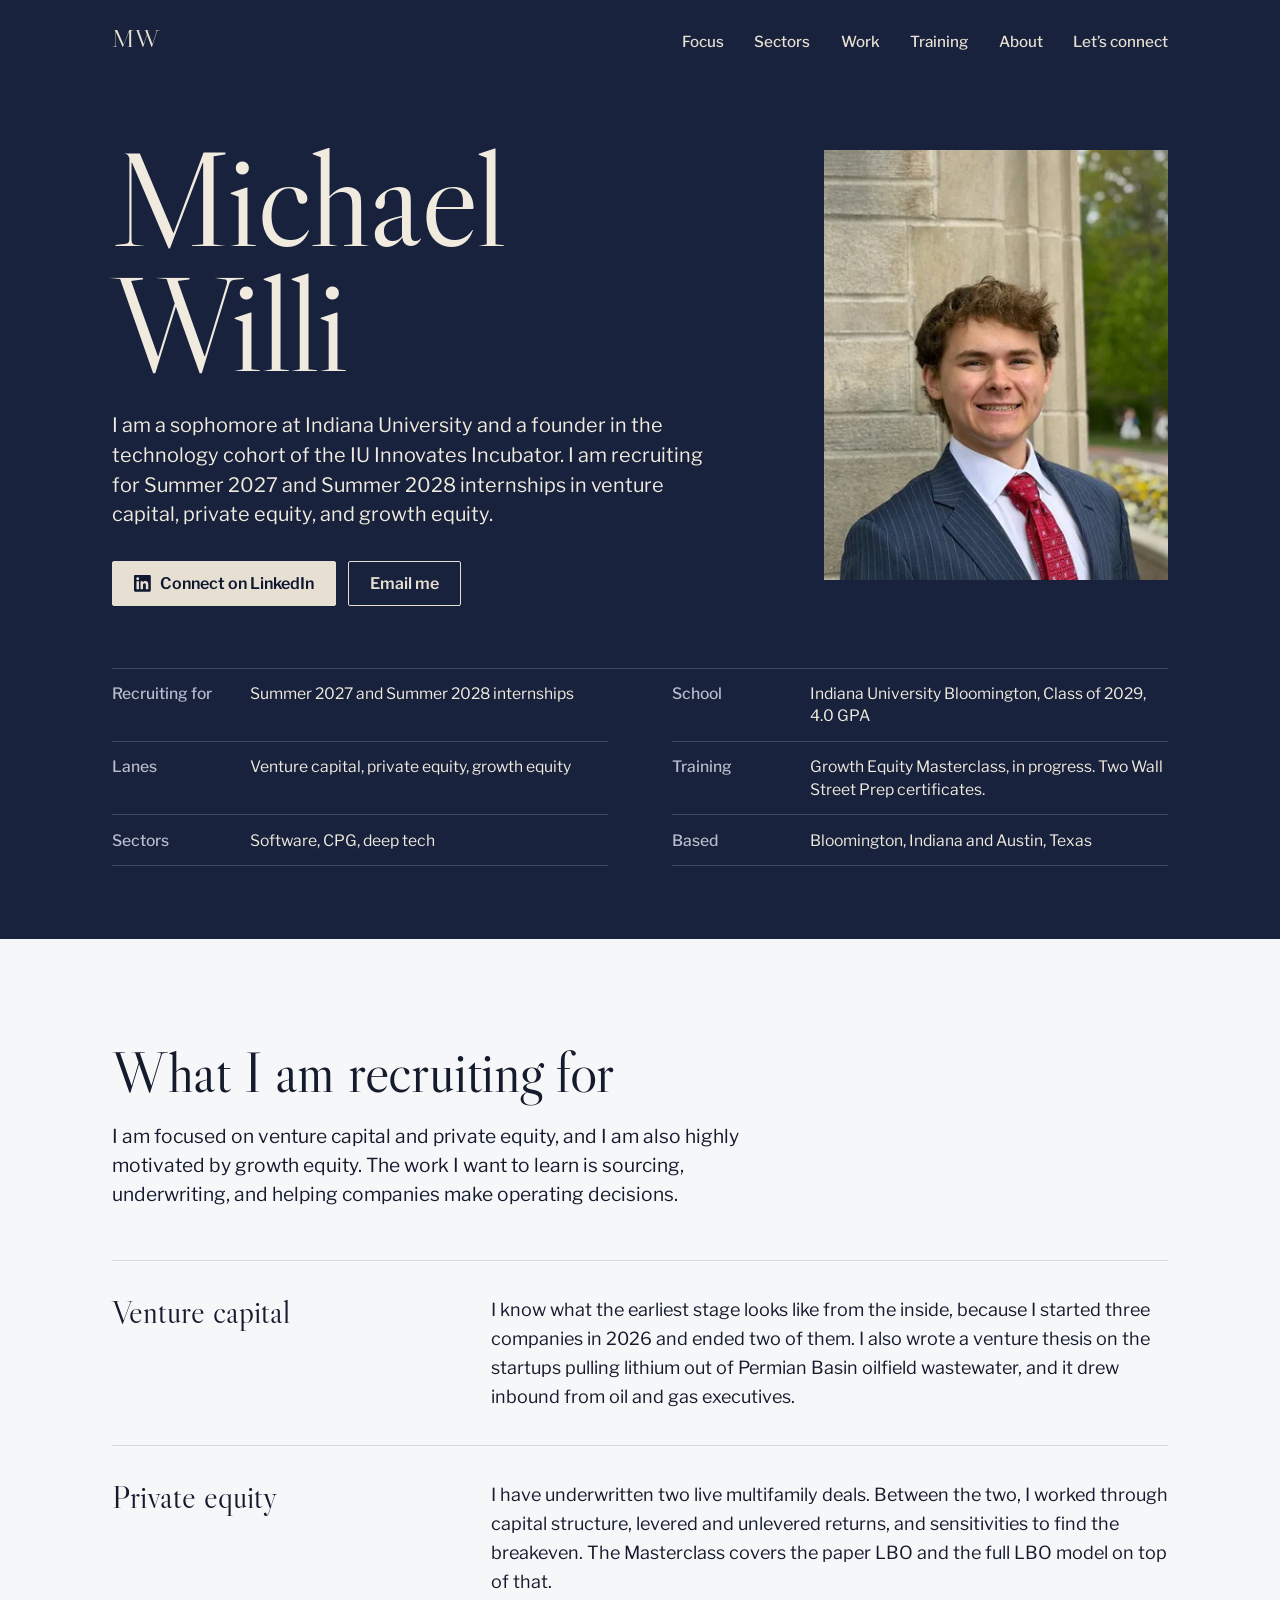
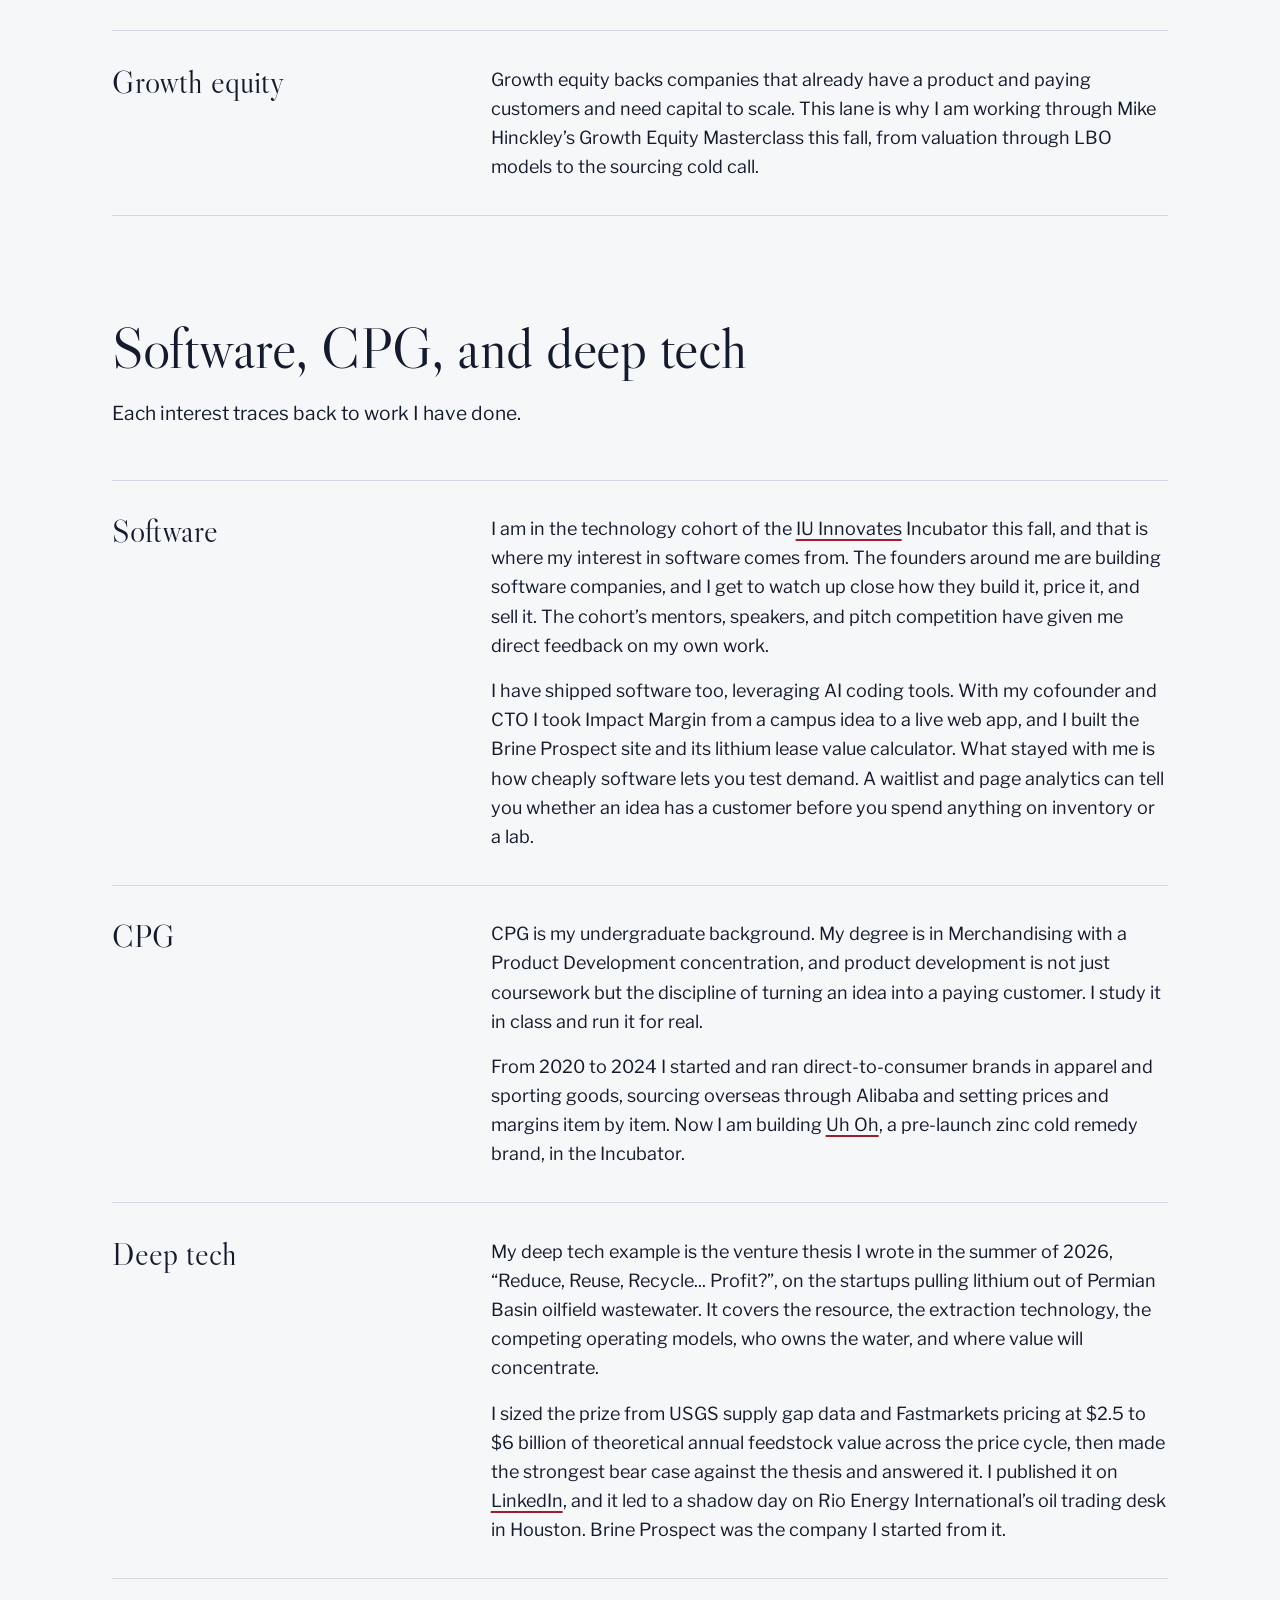
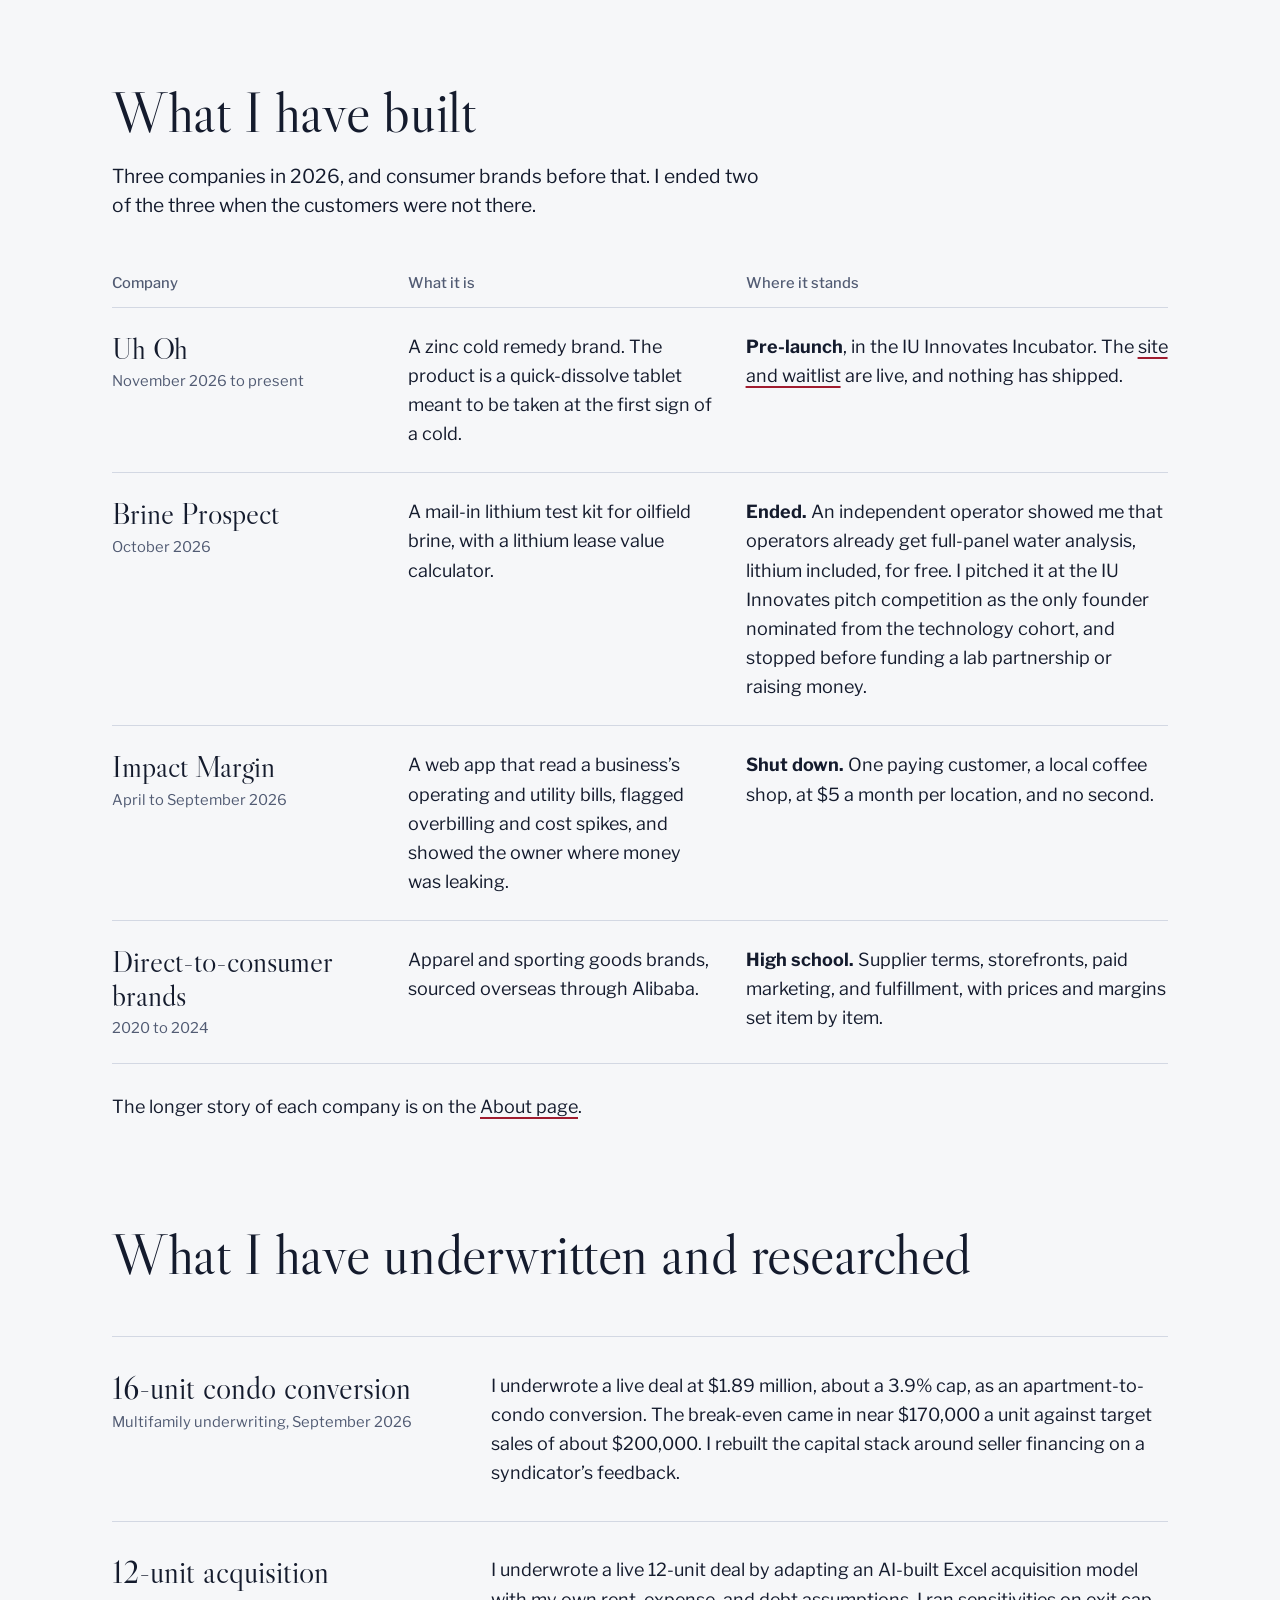
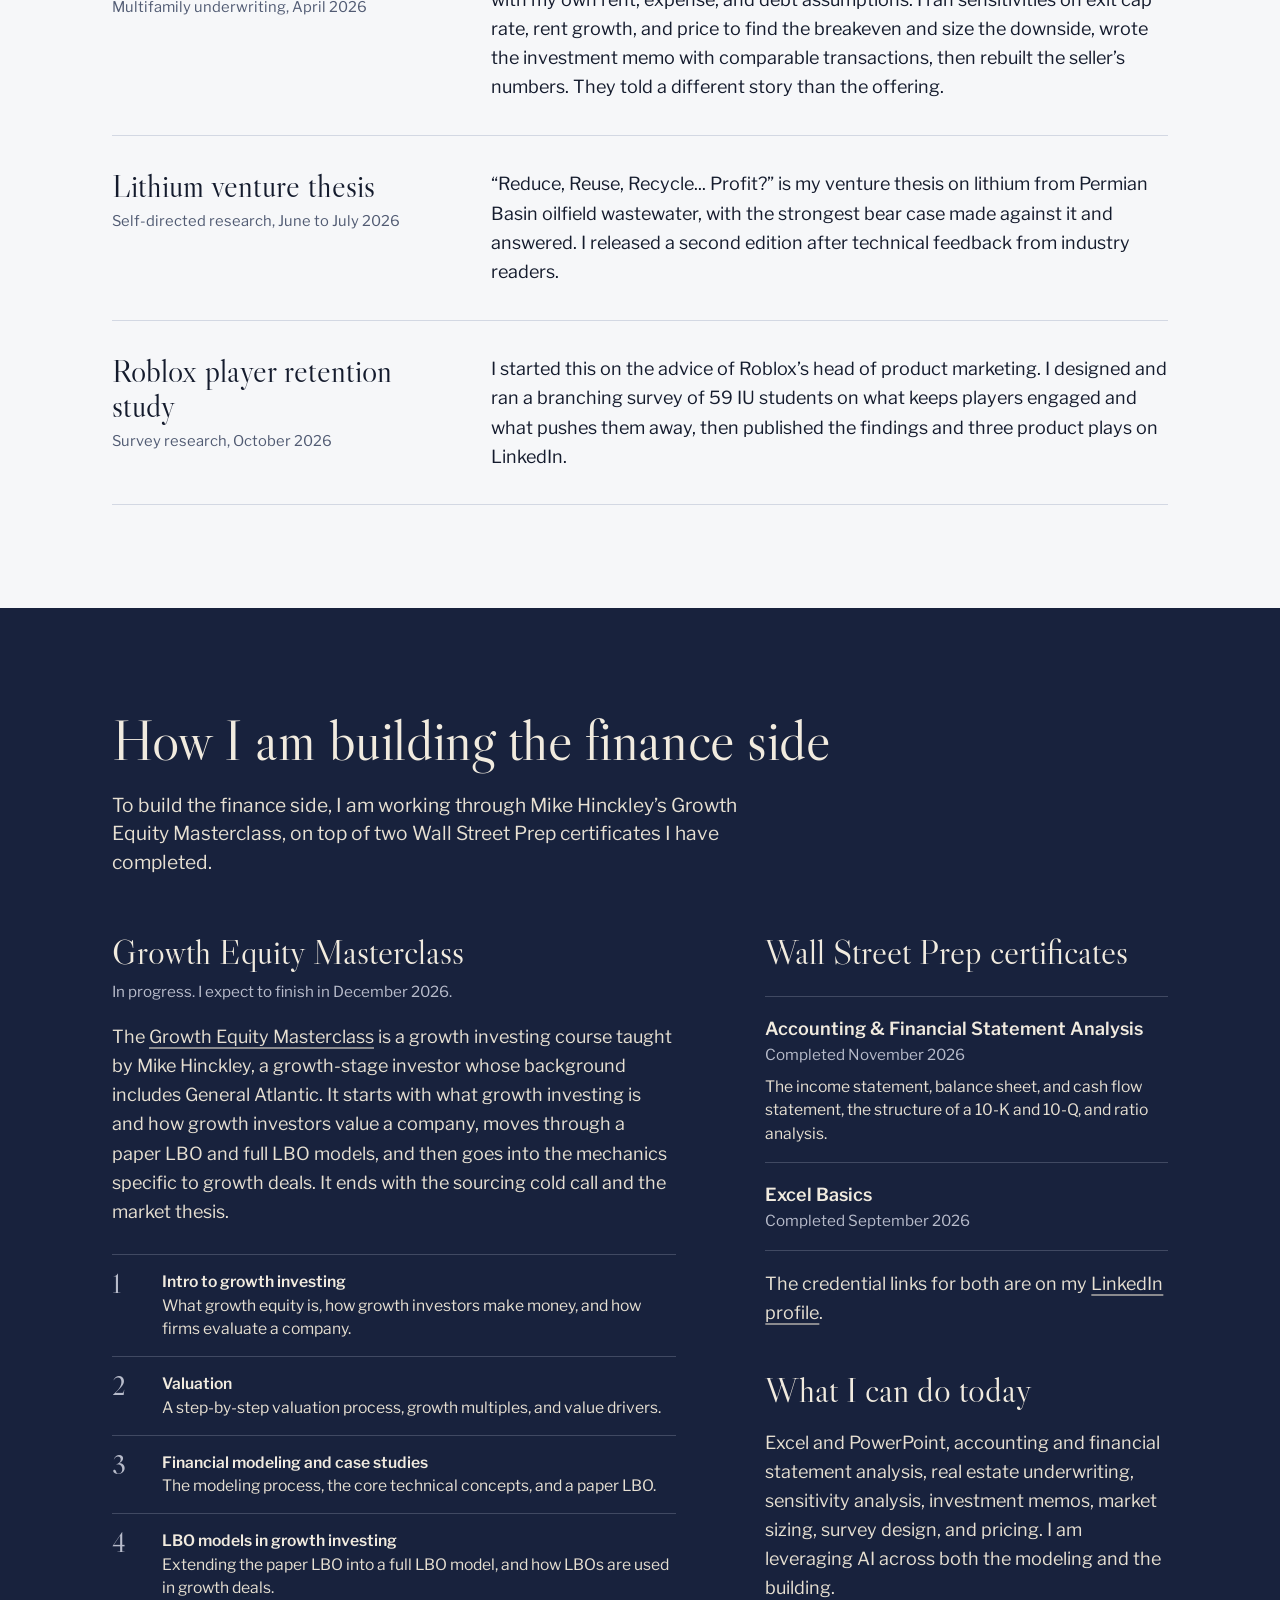
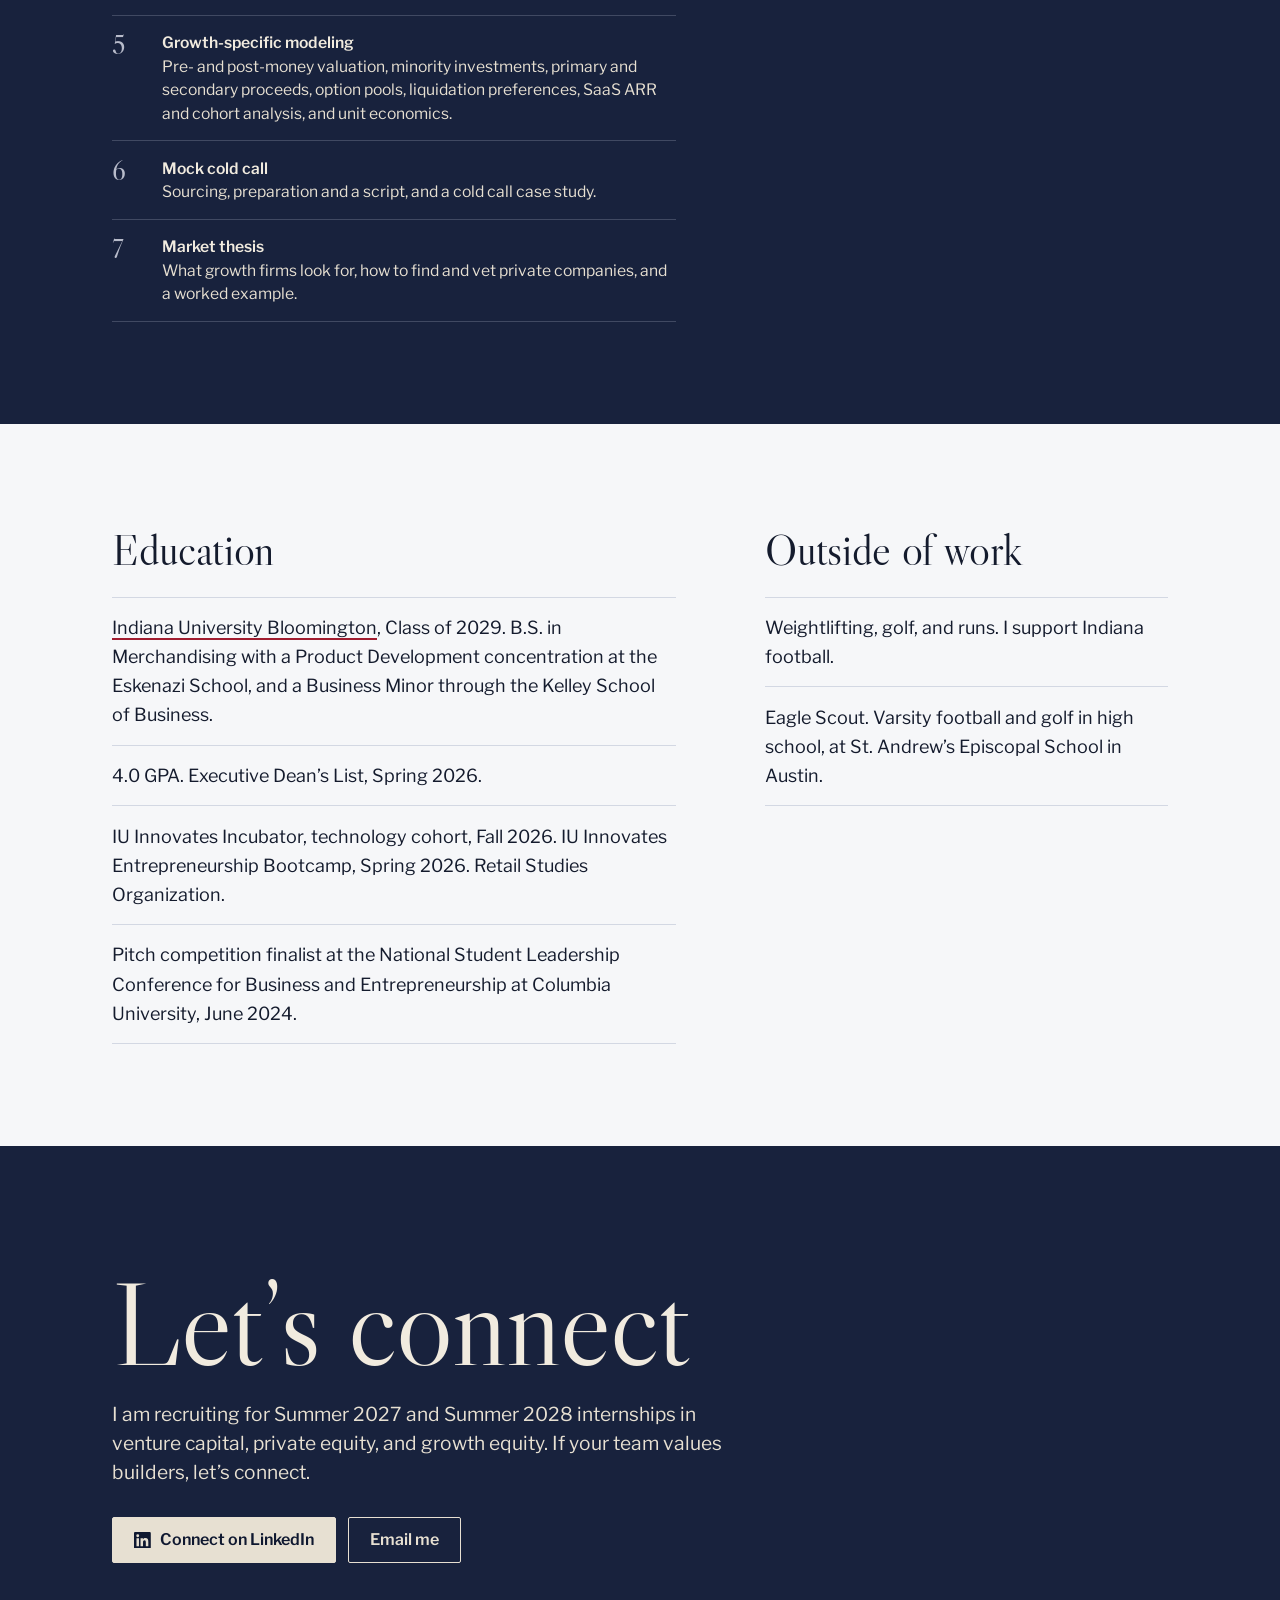
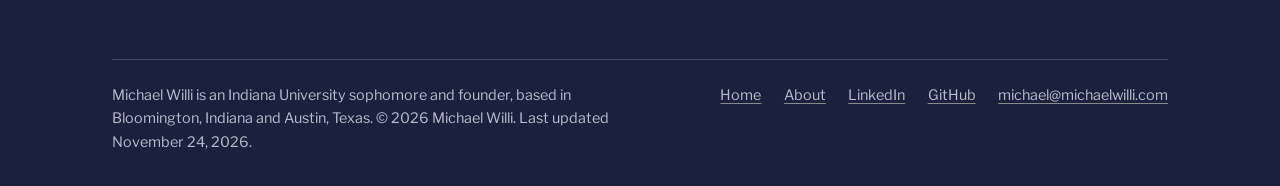
<file: index.html>
<!DOCTYPE html>
<html lang="en">
<head>
  <meta charset="utf-8">
  <meta name="viewport" content="width=device-width, initial-scale=1">

  <title>Michael Willi | Indiana University | VC, PE, Growth Equity</title>
  <meta name="description" content="Michael Willi: Indiana University sophomore and founder recruiting for Summer 2027 and 2028 internships in venture capital, private equity, and growth equity.">
  <meta name="author" content="Michael Willi">
  <meta name="robots" content="index, follow, max-image-preview:large, max-snippet:-1">
  <meta name="theme-color" content="#18223d">
  <meta name="color-scheme" content="light">
  <link rel="canonical" href="https://michaelwilli.com/">

  <!-- Open Graph -->
  <meta property="og:type" content="profile">
  <meta property="og:site_name" content="Michael Willi">
  <meta property="og:title" content="Michael Willi | Venture Capital, Private Equity, Growth Equity">
  <meta property="og:description" content="Michael Willi: Indiana University sophomore and founder recruiting for Summer 2027 and 2028 internships in venture capital, private equity, and growth equity.">
  <meta property="og:url" content="https://michaelwilli.com/">
  <meta property="og:image" content="https://michaelwilli.com/og-card.jpg">
  <meta property="og:image:width" content="1200">
  <meta property="og:image:height" content="630">
  <meta property="og:image:alt" content="Michael Willi. Venture capital, private equity, growth equity. Indiana University, Class of 2029.">
  <meta property="og:locale" content="en_US">
  <meta property="profile:first_name" content="Michael">
  <meta property="profile:last_name" content="Willi">

  <!-- Twitter -->
  <meta name="twitter:card" content="summary_large_image">
  <meta name="twitter:title" content="Michael Willi | Venture Capital, Private Equity, Growth Equity">
  <meta name="twitter:description" content="Michael Willi: Indiana University sophomore and founder recruiting for Summer 2027 and 2028 internships in venture capital, private equity, and growth equity.">
  <meta name="twitter:image" content="https://michaelwilli.com/og-card.jpg">

  <link rel="icon" href="/favicon.svg" type="image/svg+xml">
  <link rel="icon" href="/favicon-32.png" sizes="32x32" type="image/png">
  <link rel="apple-touch-icon" href="/apple-touch-icon.png">
  <link rel="preload" href="/fonts/libre-caslon-display-latin-400.woff2" as="font" type="font/woff2" crossorigin>
  <link rel="preload" href="/fonts/libre-franklin-latin-wght.woff2" as="font" type="font/woff2" crossorigin>
  <link rel="stylesheet" href="/styles.css">

  <script type="application/ld+json">
  {
    "@context": "https://schema.org",
    "@graph": [
      {
        "@type": "WebSite",
        "@id": "https://michaelwilli.com/#website",
        "url": "https://michaelwilli.com/",
        "name": "Michael Willi",
        "description": "Personal site of Michael Willi, an Indiana University sophomore and founder recruiting for Summer 2027 and Summer 2028 internships in venture capital, private equity, and growth equity.",
        "inLanguage": "en-US",
        "publisher": {
          "@id": "https://michaelwilli.com/#person"
        }
      },
      {
        "@type": "WebPage",
        "@id": "https://michaelwilli.com/#webpage",
        "url": "https://michaelwilli.com/",
        "name": "Michael Willi | Indiana University | VC, PE, Growth Equity",
        "isPartOf": {
          "@id": "https://michaelwilli.com/#website"
        },
        "about": {
          "@id": "https://michaelwilli.com/#person"
        },
        "primaryImageOfPage": {
          "@id": "https://michaelwilli.com/#photo"
        },
        "dateModified": "2026-11-24T10:57:33-06:00",
        "inLanguage": "en-US",
        "description": "Michael Willi: Indiana University sophomore and founder recruiting for Summer 2027 and 2028 internships in venture capital, private equity, and growth equity.",
        "mainEntity": {
          "@id": "https://michaelwilli.com/#person"
        },
        "significantLink": "https://michaelwilli.com/about"
      },
      {
        "@type": "ImageObject",
        "@id": "https://michaelwilli.com/#photo",
        "url": "https://michaelwilli.com/og.jpg",
        "contentUrl": "https://michaelwilli.com/og.jpg",
        "width": 1200,
        "height": 1200,
        "caption": "Michael Willi"
      },
      {
        "@type": "Person",
        "@id": "https://michaelwilli.com/#person",
        "name": "Michael Willi",
        "alternateName": "Michael J. Willi",
        "givenName": "Michael",
        "familyName": "Willi",
        "url": "https://michaelwilli.com/",
        "mainEntityOfPage": {
          "@id": "https://michaelwilli.com/about#profilepage"
        },
        "image": {
          "@id": "https://michaelwilli.com/#photo"
        },
        "description": "Indiana University Bloomington sophomore and founder recruiting for Summer 2027 and Summer 2028 internships in venture capital, private equity, and growth equity, with sector interests in software, consumer packaged goods (CPG), and deep tech. He is pursuing a B.S. in Merchandising with a Product Development concentration and a Business Minor through the Kelley School of Business, is in the technology cohort of the IU Innovates Incubator, and founded Uh Oh, Brine Prospect, and Impact Margin in 2026. He holds two Wall Street Prep certificates and is working through Mike Hinckley's Growth Equity Masterclass.",
        "disambiguatingDescription": "Indiana University Bloomington student, Class of 2029, from Austin, Texas, and founder of Uh Oh, Brine Prospect, and Impact Margin.",
        "jobTitle": "Student and Founder",
        "worksFor": {
          "@id": "https://michaelwilli.com/#uh-oh"
        },
        "affiliation": [
          {
            "@id": "https://michaelwilli.com/#iu"
          },
          {
            "@type": "Organization",
            "name": "IU Innovates",
            "url": "https://innovate.iu.edu/"
          }
        ],
        "memberOf": [
          {
            "@type": "Organization",
            "name": "IU Innovates Incubator",
            "description": "Technology cohort, Fall 2026",
            "url": "https://innovate.iu.edu/"
          },
          {
            "@type": "Organization",
            "name": "Retail Studies Organization, Indiana University Bloomington"
          }
        ],
        "alumniOf": [
          {
            "@id": "https://michaelwilli.com/#iu"
          },
          {
            "@type": "HighSchool",
            "name": "St. Andrew's Episcopal School",
            "address": {
              "@type": "PostalAddress",
              "addressLocality": "Austin",
              "addressRegion": "TX",
              "addressCountry": "US"
            }
          }
        ],
        "award": [
          "Eagle Scout",
          "Executive Dean's List, Indiana University Bloomington"
        ],
        "hasCredential": [
          {
            "@id": "https://michaelwilli.com/#wsp-accounting"
          },
          {
            "@id": "https://michaelwilli.com/#wsp-excel"
          }
        ],
        "seeks": {
          "@type": "Demand",
          "name": "Summer 2027 and Summer 2028 internships in venture capital, private equity, and growth equity"
        },
        "homeLocation": [
          {
            "@type": "Place",
            "name": "Austin, Texas"
          },
          {
            "@type": "Place",
            "name": "Bloomington, Indiana"
          }
        ],
        "address": {
          "@type": "PostalAddress",
          "addressLocality": "Austin",
          "addressRegion": "TX",
          "addressCountry": "US"
        },
        "email": "michael@michaelwilli.com",
        "sameAs": [
          "https://www.linkedin.com/in/michael-willi/",
          "https://github.com/michael-willi"
        ],
        "knowsAbout": [
          "Venture Capital",
          "Private Equity",
          "Growth Equity",
          "Financial Modeling",
          "LBO Modeling",
          "Financial Statement Analysis",
          "Real Estate Underwriting",
          "Consumer Packaged Goods",
          "Direct-to-Consumer Brands",
          "Software",
          "Deep Tech",
          "Lithium extraction from oilfield produced water",
          "Product Development",
          "Entrepreneurship"
        ],
        "subjectOf": {
          "@id": "https://michaelwilli.com/#lithium-thesis"
        }
      },
      {
        "@type": "CollegeOrUniversity",
        "@id": "https://michaelwilli.com/#iu",
        "name": "Indiana University Bloomington",
        "url": "https://bloomington.iu.edu/",
        "sameAs": "https://en.wikipedia.org/wiki/Indiana_University_Bloomington"
      },
      {
        "@type": "Organization",
        "@id": "https://michaelwilli.com/#wall-street-prep",
        "name": "Wall Street Prep",
        "url": "https://www.wallstreetprep.com/"
      },
      {
        "@type": "EducationalOccupationalCredential",
        "@id": "https://michaelwilli.com/#wsp-accounting",
        "name": "Accounting & Financial Statement Analysis",
        "credentialCategory": "certificate",
        "description": "Wall Street Prep certificate completed by Michael Willi in November 2026.",
        "recognizedBy": {
          "@id": "https://michaelwilli.com/#wall-street-prep"
        }
      },
      {
        "@type": "EducationalOccupationalCredential",
        "@id": "https://michaelwilli.com/#wsp-excel",
        "name": "Excel Basics",
        "credentialCategory": "certificate",
        "description": "Wall Street Prep certificate completed by Michael Willi in September 2026.",
        "recognizedBy": {
          "@id": "https://michaelwilli.com/#wall-street-prep"
        }
      },
      {
        "@type": "Article",
        "@id": "https://michaelwilli.com/#lithium-thesis",
        "name": "Reduce, Reuse, Recycle... Profit?",
        "headline": "Reduce, Reuse, Recycle... Profit? A venture thesis on lithium from Permian Basin produced water",
        "description": "Venture thesis on the startups pulling lithium out of Permian Basin oilfield wastewater: the resource, the extraction technology, competing operating models, who owns the water, and where value will concentrate. Sizes the opportunity at $2.5 to $6 billion of theoretical annual feedstock value across the price cycle.",
        "author": {
          "@id": "https://michaelwilli.com/#person"
        },
        "datePublished": "2026-07",
        "about": [
          "Lithium",
          "Permian Basin",
          "Produced water",
          "Direct lithium extraction",
          "Deep tech"
        ]
      },
      {
        "@type": "Organization",
        "@id": "https://michaelwilli.com/#uh-oh",
        "name": "Uh Oh",
        "alternateName": "Uh Oh Brands",
        "url": "https://uhohbrands.com/",
        "description": "Pre-launch zinc cold remedy brand: a quick-dissolve tablet meant to be taken at the first sign of a cold. Founded by Michael Willi in November 2026 and built in the IU Innovates Incubator.",
        "founder": {
          "@id": "https://michaelwilli.com/#person"
        },
        "foundingDate": "2026-11"
      },
      {
        "@type": "Organization",
        "@id": "https://michaelwilli.com/#brine-prospect",
        "name": "Brine Prospect",
        "description": "Mail-in lithium test kit for oilfield brine, paired with a lithium lease value calculator. Founded by Michael Willi in October 2026 out of his lithium thesis and the IU Innovates Incubator, and stopped the same month after customer discovery showed operators already receive lithium in their free water analysis.",
        "founder": {
          "@id": "https://michaelwilli.com/#person"
        },
        "foundingDate": "2026-10",
        "dissolutionDate": "2026-10"
      },
      {
        "@type": "Organization",
        "@id": "https://michaelwilli.com/#impact-margin",
        "name": "Impact Margin",
        "description": "Software that read a business's operating and utility bills, flagged overbilling, cost spikes, and late fees, and showed the owner where the savings were. Founded by Michael Willi and operated from April to September 2026.",
        "founder": {
          "@id": "https://michaelwilli.com/#person"
        },
        "foundingDate": "2026-04",
        "dissolutionDate": "2026-09"
      }
    ]
  }
  </script>
</head>
<body>
  <a class="skip" href="#main">Skip to content</a>

  <header class="navy">
  <nav class="nav wrap" aria-label="Primary">
    <a class="brand" href="/" aria-current="page" aria-label="Michael Willi, home">MW</a>
    <ul>
      <li class="nav-sec"><a href="#focus">Focus</a></li>
      <li class="nav-sec"><a href="#sectors">Sectors</a></li>
      <li class="nav-sec"><a href="#work">Work</a></li>
      <li class="nav-sec"><a href="#training">Training</a></li>
      <li><a href="/about">About</a></li>
      <li><a href="#connect">Let’s connect</a></li>
    </ul>
  </nav>
    <div class="wrap hero-grid">
      <h1 class="name">Michael <br>Willi</h1>
      <figure class="portrait">
        <picture>
          <source type="image/webp" srcset="/img/michael-willi-360.webp 360w, /img/michael-willi-540.webp 540w, /img/michael-willi-720.webp 720w, /img/michael-willi-960.webp 960w" sizes="(min-width: 80rem) 21.5rem, (min-width: 46rem) 27vw, (min-width: 36rem) 21rem, 92vw">
          <img src="/img/michael-willi-720.jpg" width="720" height="900" alt="Portrait of Michael Willi in a navy pinstripe suit and red tie" fetchpriority="high" decoding="async">
        </picture>
      </figure>
      <div class="hero-copy">
        <p class="intro">I am a sophomore at Indiana University and a founder in the technology cohort of the IU Innovates Incubator. I am recruiting for Summer 2027 and Summer 2028 internships in venture capital, private equity, and growth equity.</p>
        <div class="actions">
          <a class="btn btn-solid" href="https://www.linkedin.com/in/michael-willi/" rel="me noopener" target="_blank"><svg viewBox="0 0 24 24" fill="currentColor" aria-hidden="true"><path d="M20.45 20.45h-3.56v-5.57c0-1.33-.02-3.04-1.85-3.04-1.85 0-2.14 1.45-2.14 2.94v5.67H9.34V9h3.42v1.56h.05c.48-.9 1.64-1.85 3.37-1.85 3.6 0 4.27 2.37 4.27 5.45v6.29zM5.34 7.43a2.07 2.07 0 1 1 0-4.14 2.07 2.07 0 0 1 0 4.14zM7.12 20.45H3.55V9h3.57v11.45zM22.22 0H1.77C.79 0 0 .77 0 1.73v20.54C0 23.23.79 24 1.77 24h20.45c.98 0 1.78-.77 1.78-1.73V1.73C24 .77 23.2 0 22.22 0z"/></svg>Connect on LinkedIn</a>
          <a class="btn btn-line" href="mailto:michael@michaelwilli.com">Email me</a>
        </div>
      </div>
      <dl class="terms">
        <div><dt>Recruiting for</dt><dd>Summer 2027 and Summer 2028 internships</dd></div>
        <div><dt>Lanes</dt><dd>Venture capital, private equity, growth equity</dd></div>
        <div><dt>Sectors</dt><dd>Software, CPG, deep tech</dd></div>
        <div><dt>School</dt><dd>Indiana University Bloomington, Class of 2029, 4.0 GPA</dd></div>
        <div><dt>Training</dt><dd>Growth Equity Masterclass, in progress. Two Wall Street Prep certificates.</dd></div>
        <div><dt>Based</dt><dd>Bloomington, Indiana and Austin, Texas</dd></div>
      </dl>
    </div>
  </header>

  <main id="main">
    <section class="band" id="focus" aria-labelledby="focus-h">
      <div class="wrap">
        <h2 class="h2" id="focus-h">What I am recruiting for</h2>
        <p class="lead">I am focused on venture capital and private equity, and I am also highly motivated by growth equity. The work I want to learn is sourcing, underwriting, and helping companies make operating decisions.</p>
        <div class="rows">
          <div class="row">
            <h3 class="row-label">Venture capital</h3>
            <div class="row-body">
              <p>I know what the earliest stage looks like from the inside, because I started three companies in 2026 and ended two of them. I also wrote a venture thesis on the startups pulling lithium out of Permian Basin oilfield wastewater, and it drew inbound from oil and gas executives.</p>
            </div>
          </div>
          <div class="row">
            <h3 class="row-label">Private equity</h3>
            <div class="row-body">
              <p>I have underwritten two live multifamily deals. Between the two, I worked through capital structure, levered and unlevered returns, and sensitivities to find the breakeven. The Masterclass covers the paper LBO and the full LBO model on top of that.</p>
            </div>
          </div>
          <div class="row">
            <h3 class="row-label">Growth equity</h3>
            <div class="row-body">
              <p>Growth equity backs companies that already have a product and paying customers and need capital to scale. This lane is why I am working through Mike Hinckley’s Growth Equity Masterclass this fall, from valuation through LBO models to the sourcing cold call.</p>
            </div>
          </div>
        </div>
      </div>
    </section>

    <section class="band band-next" id="sectors" aria-labelledby="sectors-h">
      <div class="wrap">
        <h2 class="h2" id="sectors-h">Software, CPG, and deep tech</h2>
        <p class="lead">Each interest traces back to work I have done.</p>
        <div class="rows">
          <div class="row">
            <h3 class="row-label">Software</h3>
            <div class="row-body">
              <p>I am in the technology cohort of the <a href="https://innovate.iu.edu/" rel="noopener" target="_blank">IU Innovates</a> Incubator this fall, and that is where my interest in software comes from. The founders around me are building software companies, and I get to watch up close how they build it, price it, and sell it. The cohort’s mentors, speakers, and pitch competition have given me direct feedback on my own work.</p>
              <p>I have shipped software too, leveraging AI coding tools. With my cofounder and CTO I took Impact Margin from a campus idea to a live web app, and I built the Brine Prospect site and its lithium lease value calculator. What stayed with me is how cheaply software lets you test demand. A waitlist and page analytics can tell you whether an idea has a customer before you spend anything on inventory or a lab.</p>
            </div>
          </div>
          <div class="row">
            <h3 class="row-label">CPG</h3>
            <div class="row-body">
              <p>CPG is my undergraduate background. My degree is in Merchandising with a Product Development concentration, and product development is not just coursework but the discipline of turning an idea into a paying customer. I study it in class and run it for real.</p>
              <p>From 2020 to 2024 I started and ran direct-to-consumer brands in apparel and sporting goods, sourcing overseas through Alibaba and setting prices and margins item by item. Now I am building <a href="https://uhohbrands.com/" rel="me noopener" target="_blank">Uh Oh</a>, a pre-launch zinc cold remedy brand, in the Incubator.</p>
            </div>
          </div>
          <div class="row">
            <h3 class="row-label">Deep tech</h3>
            <div class="row-body">
              <p>My deep tech example is the venture thesis I wrote in the summer of 2026, “Reduce, Reuse, Recycle... Profit?”, on the startups pulling lithium out of Permian Basin oilfield wastewater. It covers the resource, the extraction technology, the competing operating models, who owns the water, and where value will concentrate.</p>
              <p>I sized the prize from USGS supply gap data and Fastmarkets pricing at $2.5 to $6 billion of theoretical annual feedstock value across the price cycle, then made the strongest bear case against the thesis and answered it. I published it on <a href="https://www.linkedin.com/in/michael-willi/" rel="me noopener" target="_blank">LinkedIn</a>, and it led to a shadow day on Rio Energy International’s oil trading desk in Houston. Brine Prospect was the company I started from it.</p>
            </div>
          </div>
        </div>
      </div>
    </section>

    <section class="band band-next" id="work" aria-labelledby="work-h">
      <div class="wrap">
        <h2 class="h2" id="work-h">What I have built</h2>
        <p class="lead">Three companies in 2026, and consumer brands before that. I ended two of the three when the customers were not there.</p>
        <table class="ledger">
          <thead>
            <tr><th scope="col">Company</th><th scope="col">What it is</th><th scope="col">Where it stands</th></tr>
          </thead>
          <tbody>
            <tr>
              <th scope="row">Uh Oh <span class="row-when">November 2026 to present</span></th>
              <td class="what">A zinc cold remedy brand. The product is a quick-dissolve tablet meant to be taken at the first sign of a cold.</td>
              <td><strong>Pre-launch</strong>, in the IU Innovates Incubator. The <a href="https://uhohbrands.com/" rel="me noopener" target="_blank">site and waitlist</a> are live, and nothing has shipped.</td>
            </tr>
            <tr>
              <th scope="row">Brine Prospect <span class="row-when">October 2026</span></th>
              <td class="what">A mail-in lithium test kit for oilfield brine, with a lithium lease value calculator.</td>
              <td><strong>Ended.</strong> An independent operator showed me that operators already get full-panel water analysis, lithium included, for free. I pitched it at the IU Innovates pitch competition as the only founder nominated from the technology cohort, and stopped before funding a lab partnership or raising money.</td>
            </tr>
            <tr>
              <th scope="row">Impact Margin <span class="row-when">April to September 2026</span></th>
              <td class="what">A web app that read a business’s operating and utility bills, flagged overbilling and cost spikes, and showed the owner where money was leaking.</td>
              <td><strong>Shut down.</strong> One paying customer, a local coffee shop, at $5 a month per location, and no second.</td>
            </tr>
            <tr>
              <th scope="row">Direct-to-consumer brands <span class="row-when">2020 to 2024</span></th>
              <td class="what">Apparel and sporting goods brands, sourced overseas through Alibaba.</td>
              <td><strong>High school.</strong> Supplier terms, storefronts, paid marketing, and fulfillment, with prices and margins set item by item.</td>
            </tr>
          </tbody>
        </table>
        <p class="after">The longer story of each company is on the <a href="/about#companies">About page</a>.</p>
      </div>
    </section>

    <section class="band band-next" id="research" aria-labelledby="research-h">
      <div class="wrap">
        <h2 class="h2" id="research-h">What I have underwritten and researched</h2>
        <div class="rows">
          <div class="row">
            <h3 class="row-label">16-unit condo conversion <span class="row-when">Multifamily underwriting, September 2026</span></h3>
            <div class="row-body">
              <p>I underwrote a live deal at $1.89 million, about a 3.9% cap, as an apartment-to-condo conversion. The break-even came in near $170,000 a unit against target sales of about $200,000. I rebuilt the capital stack around seller financing on a syndicator’s feedback.</p>
            </div>
          </div>
          <div class="row">
            <h3 class="row-label">12-unit acquisition <span class="row-when">Multifamily underwriting, April 2026</span></h3>
            <div class="row-body">
              <p>I underwrote a live 12-unit deal by adapting an AI-built Excel acquisition model with my own rent, expense, and debt assumptions. I ran sensitivities on exit cap rate, rent growth, and price to find the breakeven and size the downside, wrote the investment memo with comparable transactions, then rebuilt the seller’s numbers. They told a different story than the offering.</p>
            </div>
          </div>
          <div class="row">
            <h3 class="row-label">Lithium venture thesis <span class="row-when">Self-directed research, June to July 2026</span></h3>
            <div class="row-body">
              <p>“Reduce, Reuse, Recycle... Profit?” is my venture thesis on lithium from Permian Basin oilfield wastewater, with the strongest bear case made against it and answered. I released a second edition after technical feedback from industry readers.</p>
            </div>
          </div>
          <div class="row">
            <h3 class="row-label">Roblox player retention study <span class="row-when">Survey research, October 2026</span></h3>
            <div class="row-body">
              <p>I started this on the advice of Roblox’s head of product marketing. I designed and ran a branching survey of 59 IU students on what keeps players engaged and what pushes them away, then published the findings and three product plays on LinkedIn.</p>
            </div>
          </div>
        </div>
      </div>
    </section>

    <section class="navy band" id="training" aria-labelledby="training-h">
      <div class="wrap">
        <h2 class="h2" id="training-h">How I am building the finance side</h2>
        <p class="lead">To build the finance side, I am working through Mike Hinckley’s Growth Equity Masterclass, on top of two Wall Street Prep certificates I have completed.</p>
        <div class="training-grid">
          <div>
            <h3 class="h3">Growth Equity Masterclass</h3>
            <p class="status">In progress. I expect to finish in December 2026.</p>
            <p class="block-copy">The <a href="https://growthequityinterviewguide.com/" rel="noopener" target="_blank">Growth Equity Masterclass</a> is a growth investing course taught by Mike Hinckley, a growth-stage investor whose background includes General Atlantic. It starts with what growth investing is and how growth investors value a company, moves through a paper LBO and full LBO models, and then goes into the mechanics specific to growth deals. It ends with the sourcing cold call and the market thesis.</p>
            <ol class="modules">
              <li><div><strong>Intro to growth investing</strong>What growth equity is, how growth investors make money, and how firms evaluate a company.</div></li>
              <li><div><strong>Valuation</strong>A step-by-step valuation process, growth multiples, and value drivers.</div></li>
              <li><div><strong>Financial modeling and case studies</strong>The modeling process, the core technical concepts, and a paper LBO.</div></li>
              <li><div><strong>LBO models in growth investing</strong>Extending the paper LBO into a full LBO model, and how LBOs are used in growth deals.</div></li>
              <li><div><strong>Growth-specific modeling</strong>Pre- and post-money valuation, minority investments, primary and secondary proceeds, option pools, liquidation preferences, SaaS ARR and cohort analysis, and unit economics.</div></li>
              <li><div><strong>Mock cold call</strong>Sourcing, preparation and a script, and a cold call case study.</div></li>
              <li><div><strong>Market thesis</strong>What growth firms look for, how to find and vet private companies, and a worked example.</div></li>
            </ol>
          </div>
          <div>
            <div class="aside-block">
              <h3 class="h3">Wall Street Prep certificates</h3>
              <ul class="certs">
                <li>
                  <strong>Accounting &amp; Financial Statement Analysis</strong>
                  <span>Completed November 2026</span>
                  <p>The income statement, balance sheet, and cash flow statement, the structure of a 10-K and 10-Q, and ratio analysis.</p>
                </li>
                <li>
                  <strong>Excel Basics</strong>
                  <span>Completed September 2026</span>
                </li>
              </ul>
              <p class="block-copy">The credential links for both are on my <a href="https://www.linkedin.com/in/michael-willi/" rel="me noopener" target="_blank">LinkedIn profile</a>.</p>
            </div>
            <div class="aside-block">
              <h3 class="h3">What I can do today</h3>
              <p class="block-copy">Excel and PowerPoint, accounting and financial statement analysis, real estate underwriting, sensitivity analysis, investment memos, market sizing, survey design, and pricing. I am leveraging AI across both the modeling and the building.</p>
            </div>
          </div>
        </div>
      </div>
    </section>

    <section class="band" id="education" aria-label="Education and outside of work">
      <div class="wrap pair">
        <div>
          <h2 class="h2">Education</h2>
          <ul class="plain">
            <li><a href="https://bloomington.iu.edu/" rel="noopener" target="_blank">Indiana University Bloomington</a>, Class of 2029. B.S. in Merchandising with a Product Development concentration at the Eskenazi School, and a Business Minor through the Kelley School of Business.</li>
            <li>4.0 GPA. Executive Dean’s List, Spring 2026.</li>
            <li>IU Innovates Incubator, technology cohort, Fall 2026. IU Innovates Entrepreneurship Bootcamp, Spring 2026. Retail Studies Organization.</li>
            <li>Pitch competition finalist at the National Student Leadership Conference for Business and Entrepreneurship at Columbia University, June 2024.</li>
          </ul>
        </div>
        <div>
          <h2 class="h2">Outside of work</h2>
          <ul class="plain">
            <li>Weightlifting, golf, and runs. I support Indiana football.</li>
            <li>Eagle Scout. Varsity football and golf in high school, at St. Andrew’s Episcopal School in Austin.</li>
          </ul>
        </div>
      </div>
    </section>
  </main>

  <footer class="navy connect" id="connect">
    <div class="wrap">
      <h2 class="h2">Let’s connect</h2>
      <p class="lead">I am recruiting for Summer 2027 and Summer 2028 internships in venture capital, private equity, and growth equity. If your team values builders, let’s connect.</p>
      <div class="actions">
        <a class="btn btn-solid" href="https://www.linkedin.com/in/michael-willi/" rel="me noopener" target="_blank"><svg viewBox="0 0 24 24" fill="currentColor" aria-hidden="true"><path d="M20.45 20.45h-3.56v-5.57c0-1.33-.02-3.04-1.85-3.04-1.85 0-2.14 1.45-2.14 2.94v5.67H9.34V9h3.42v1.56h.05c.48-.9 1.64-1.85 3.37-1.85 3.6 0 4.27 2.37 4.27 5.45v6.29zM5.34 7.43a2.07 2.07 0 1 1 0-4.14 2.07 2.07 0 0 1 0 4.14zM7.12 20.45H3.55V9h3.57v11.45zM22.22 0H1.77C.79 0 0 .77 0 1.73v20.54C0 23.23.79 24 1.77 24h20.45c.98 0 1.78-.77 1.78-1.73V1.73C24 .77 23.2 0 22.22 0z"/></svg>Connect on LinkedIn</a>
        <a class="btn btn-line" href="mailto:michael@michaelwilli.com">Email me</a>
      </div>
      <div class="foot">
        <p>Michael Willi is an Indiana University sophomore and founder, based in Bloomington, Indiana and Austin, Texas. &copy; 2026 Michael Willi. Last updated <time datetime="2026-11-24">November 24, 2026</time>.</p>
        <ul>
          <li><a href="/">Home</a></li>
          <li><a href="/about">About</a></li>
          <li><a href="https://www.linkedin.com/in/michael-willi/" rel="me noopener" target="_blank">LinkedIn</a></li>
          <li><a href="https://github.com/michael-willi" rel="me noopener" target="_blank">GitHub</a></li>
          <li><a href="mailto:michael@michaelwilli.com">michael@michaelwilli.com</a></li>
        </ul>
      </div>
    </div>
  </footer>
</body>
</html>
</file>
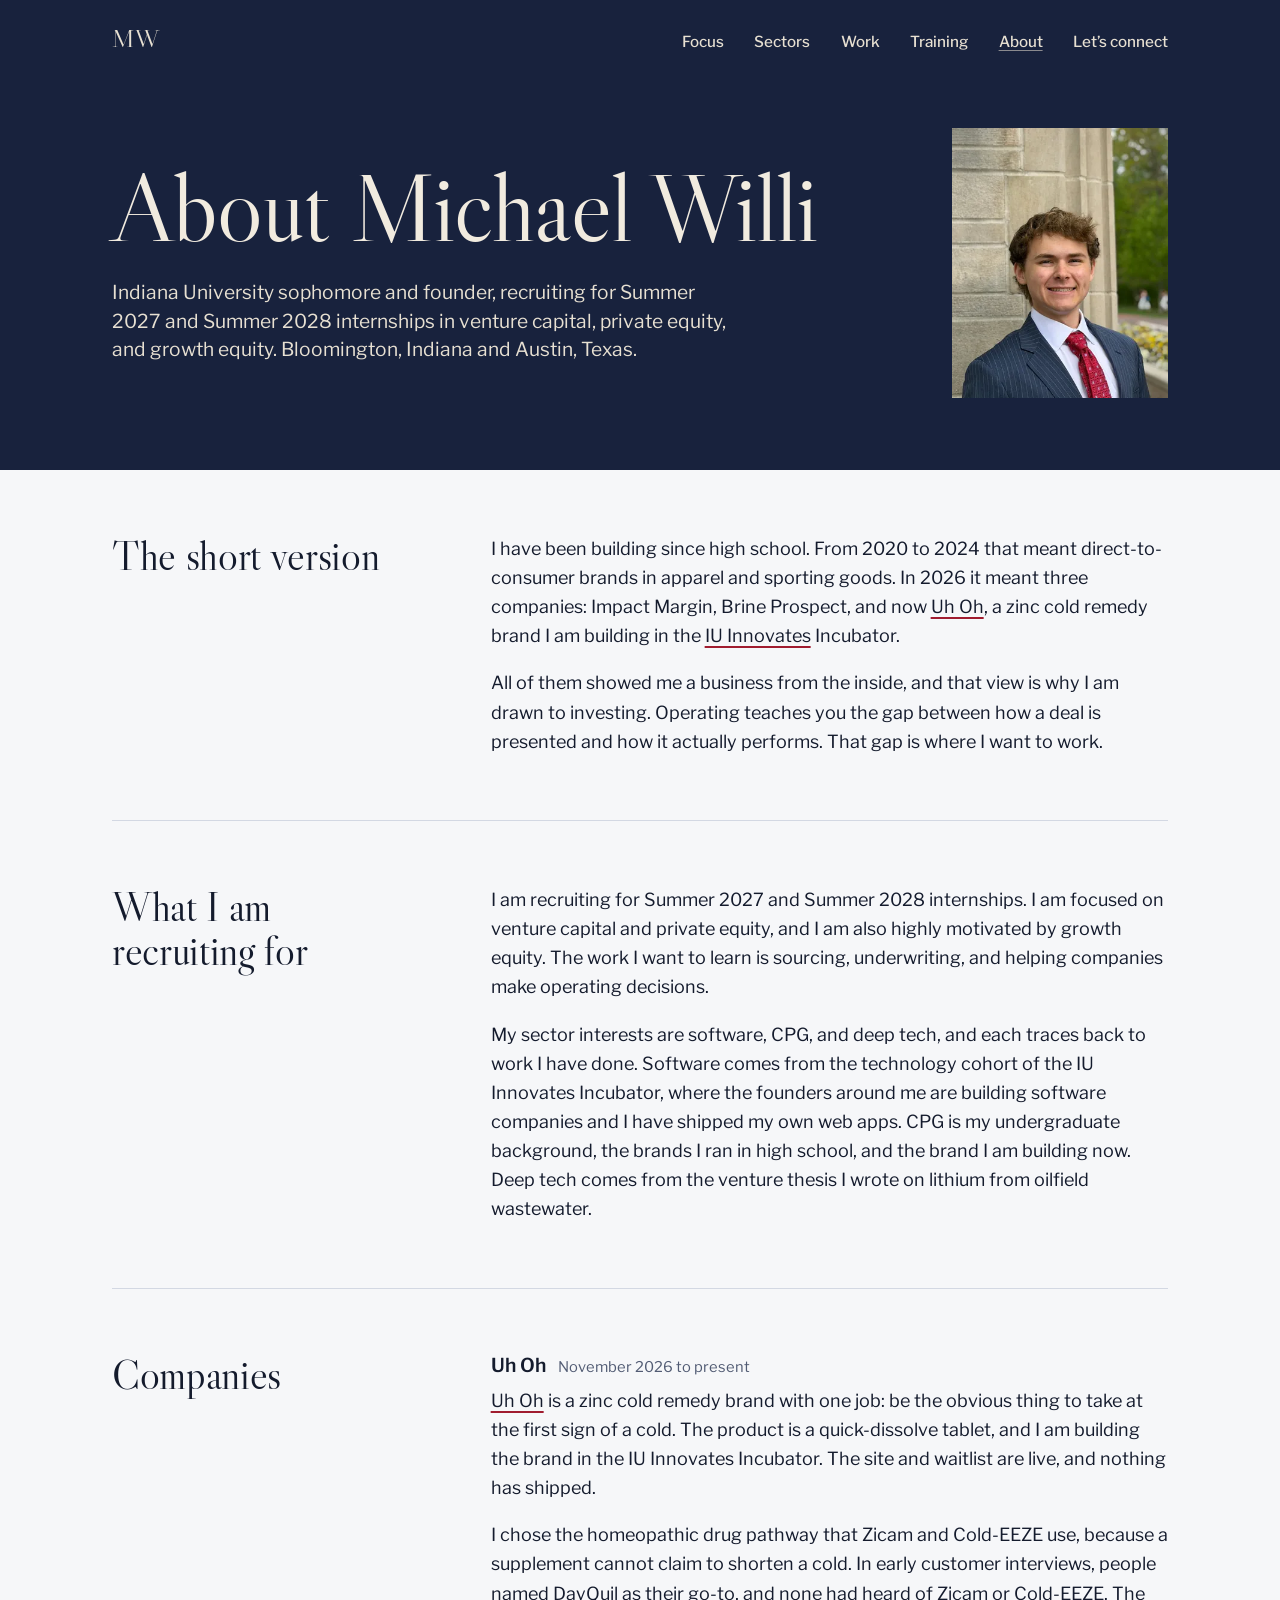
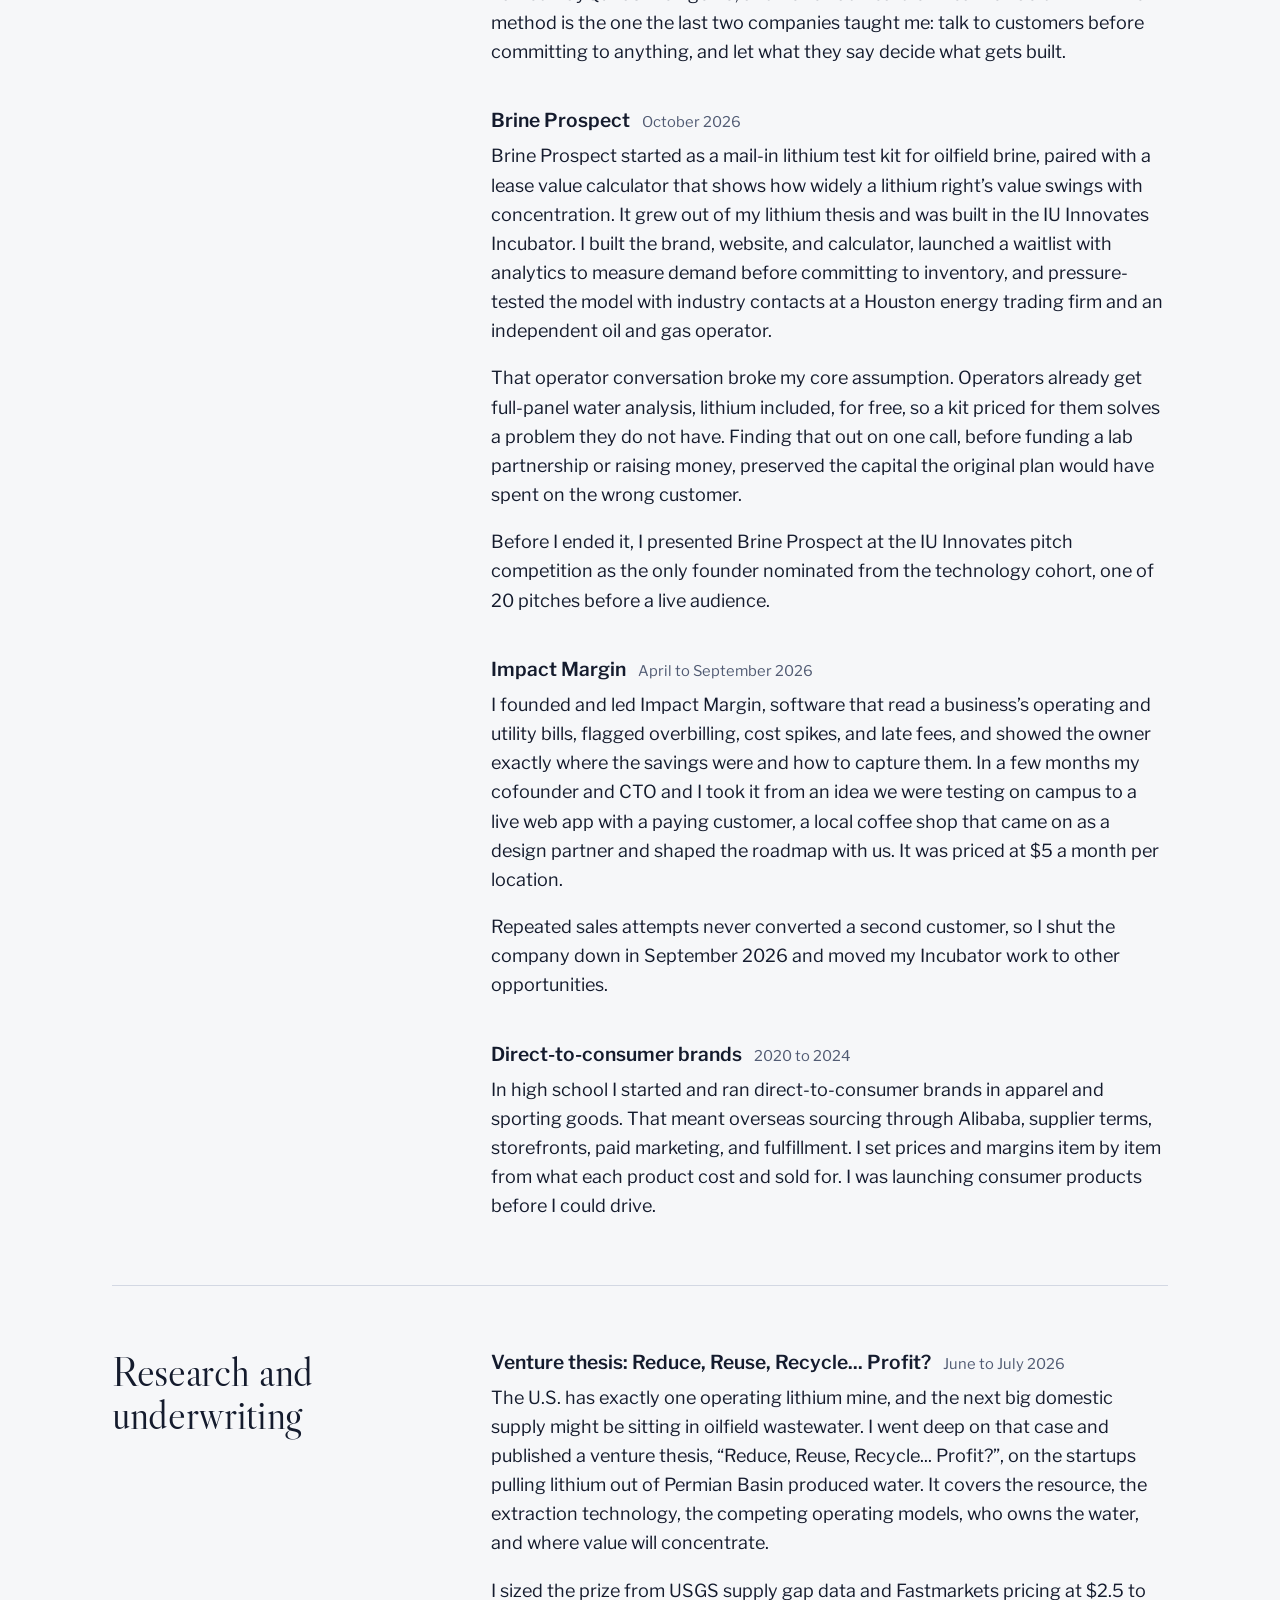
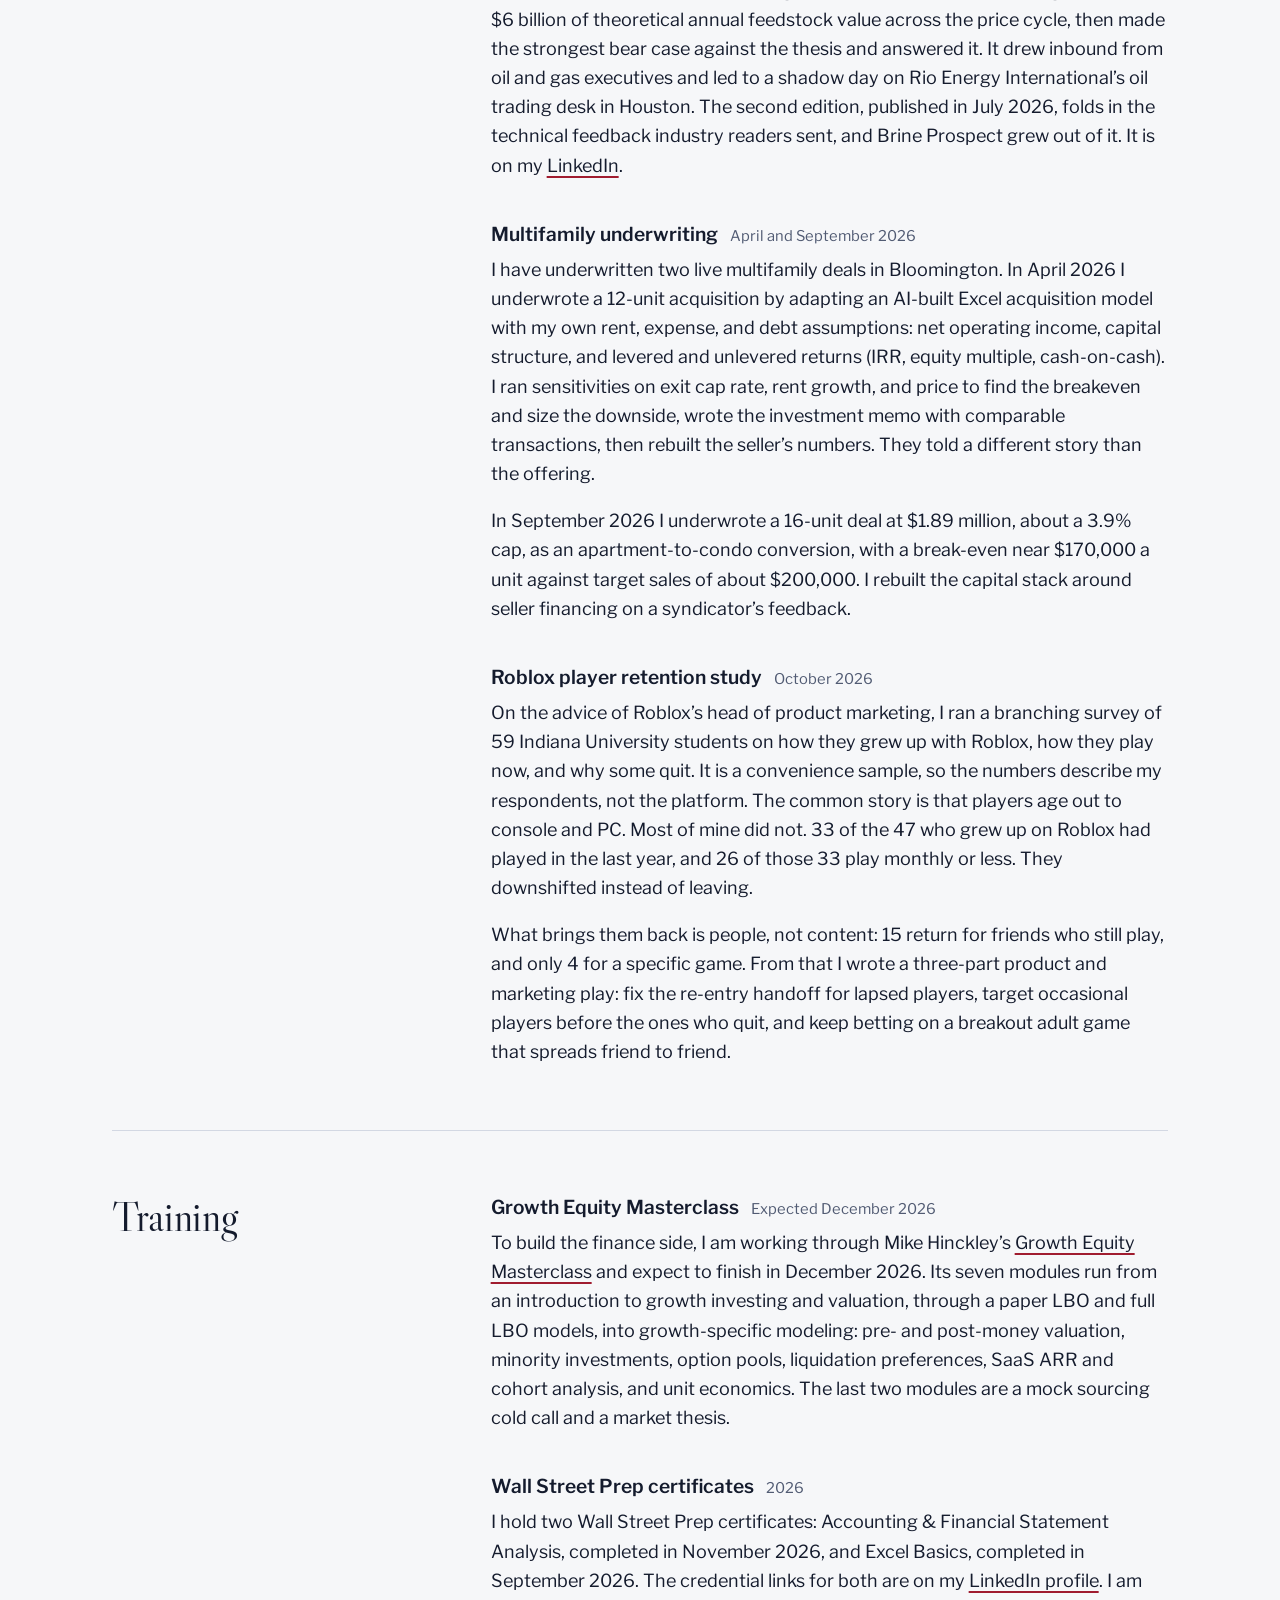
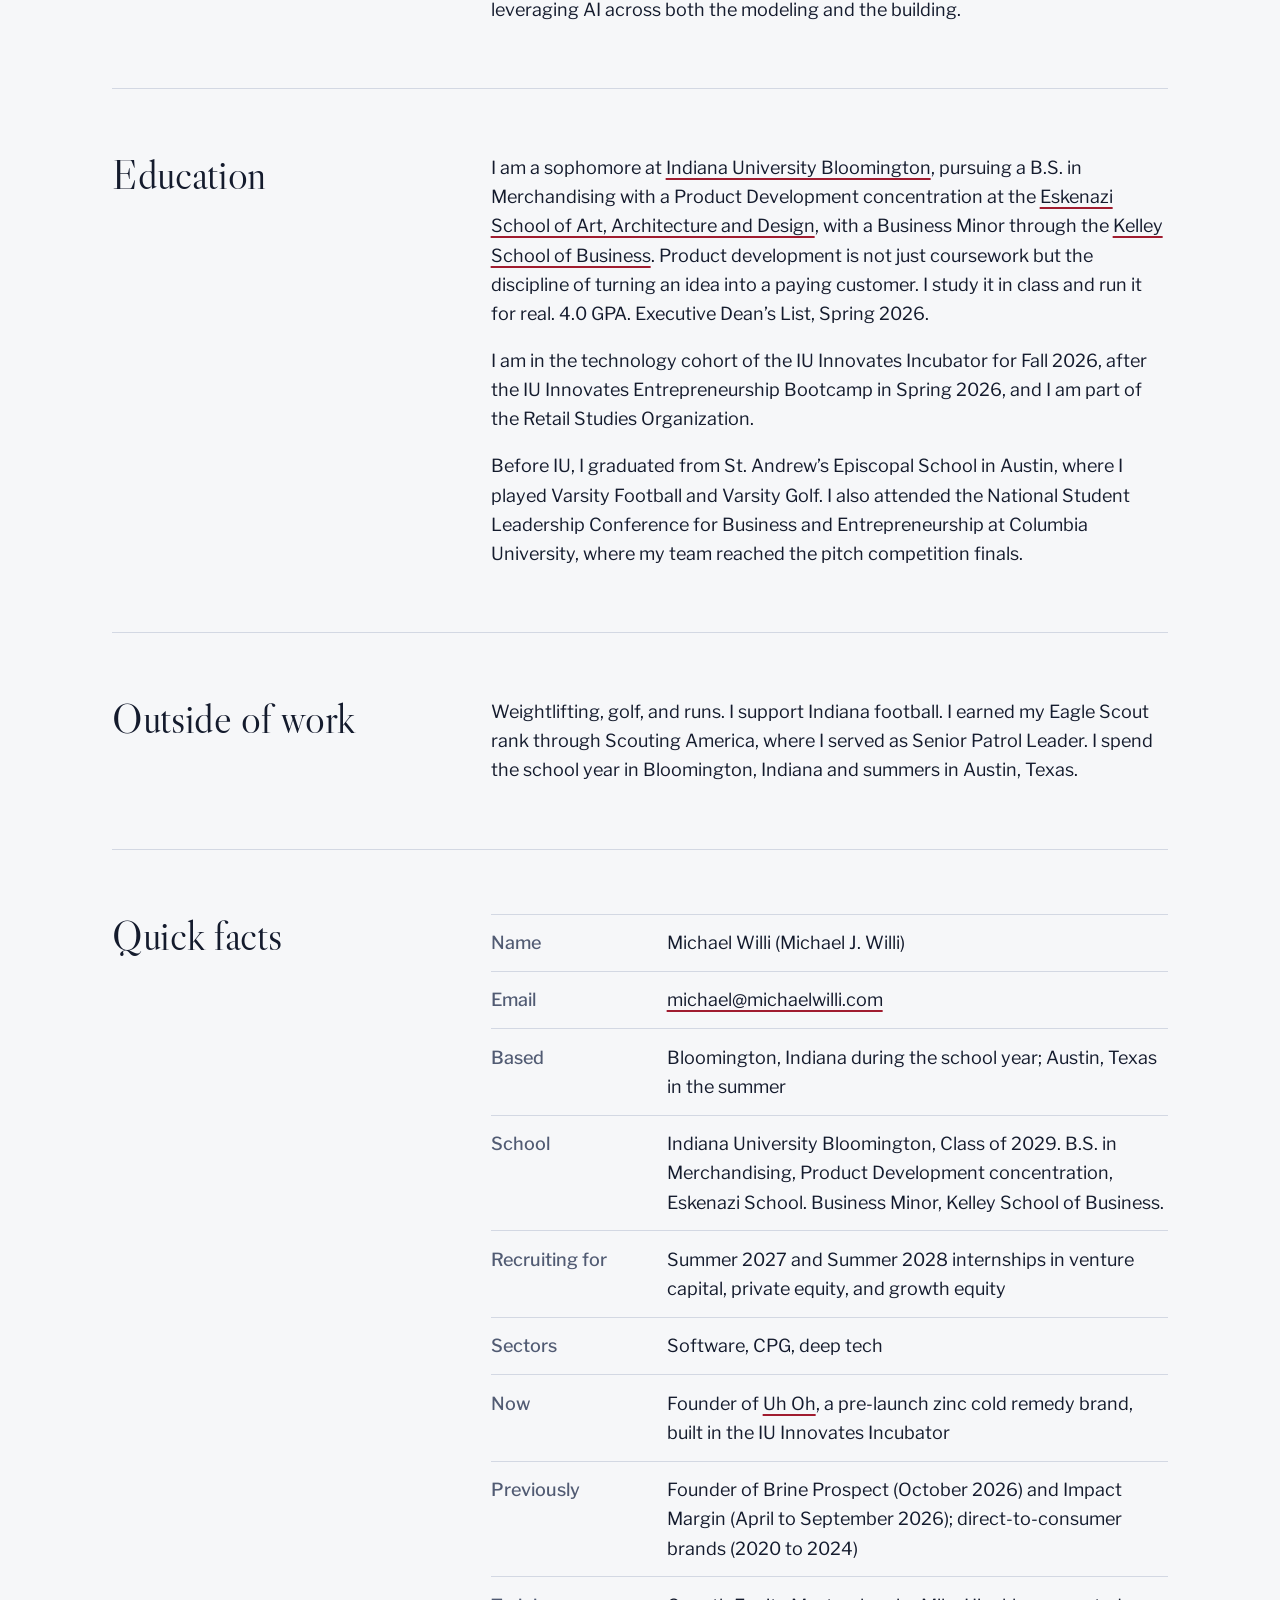
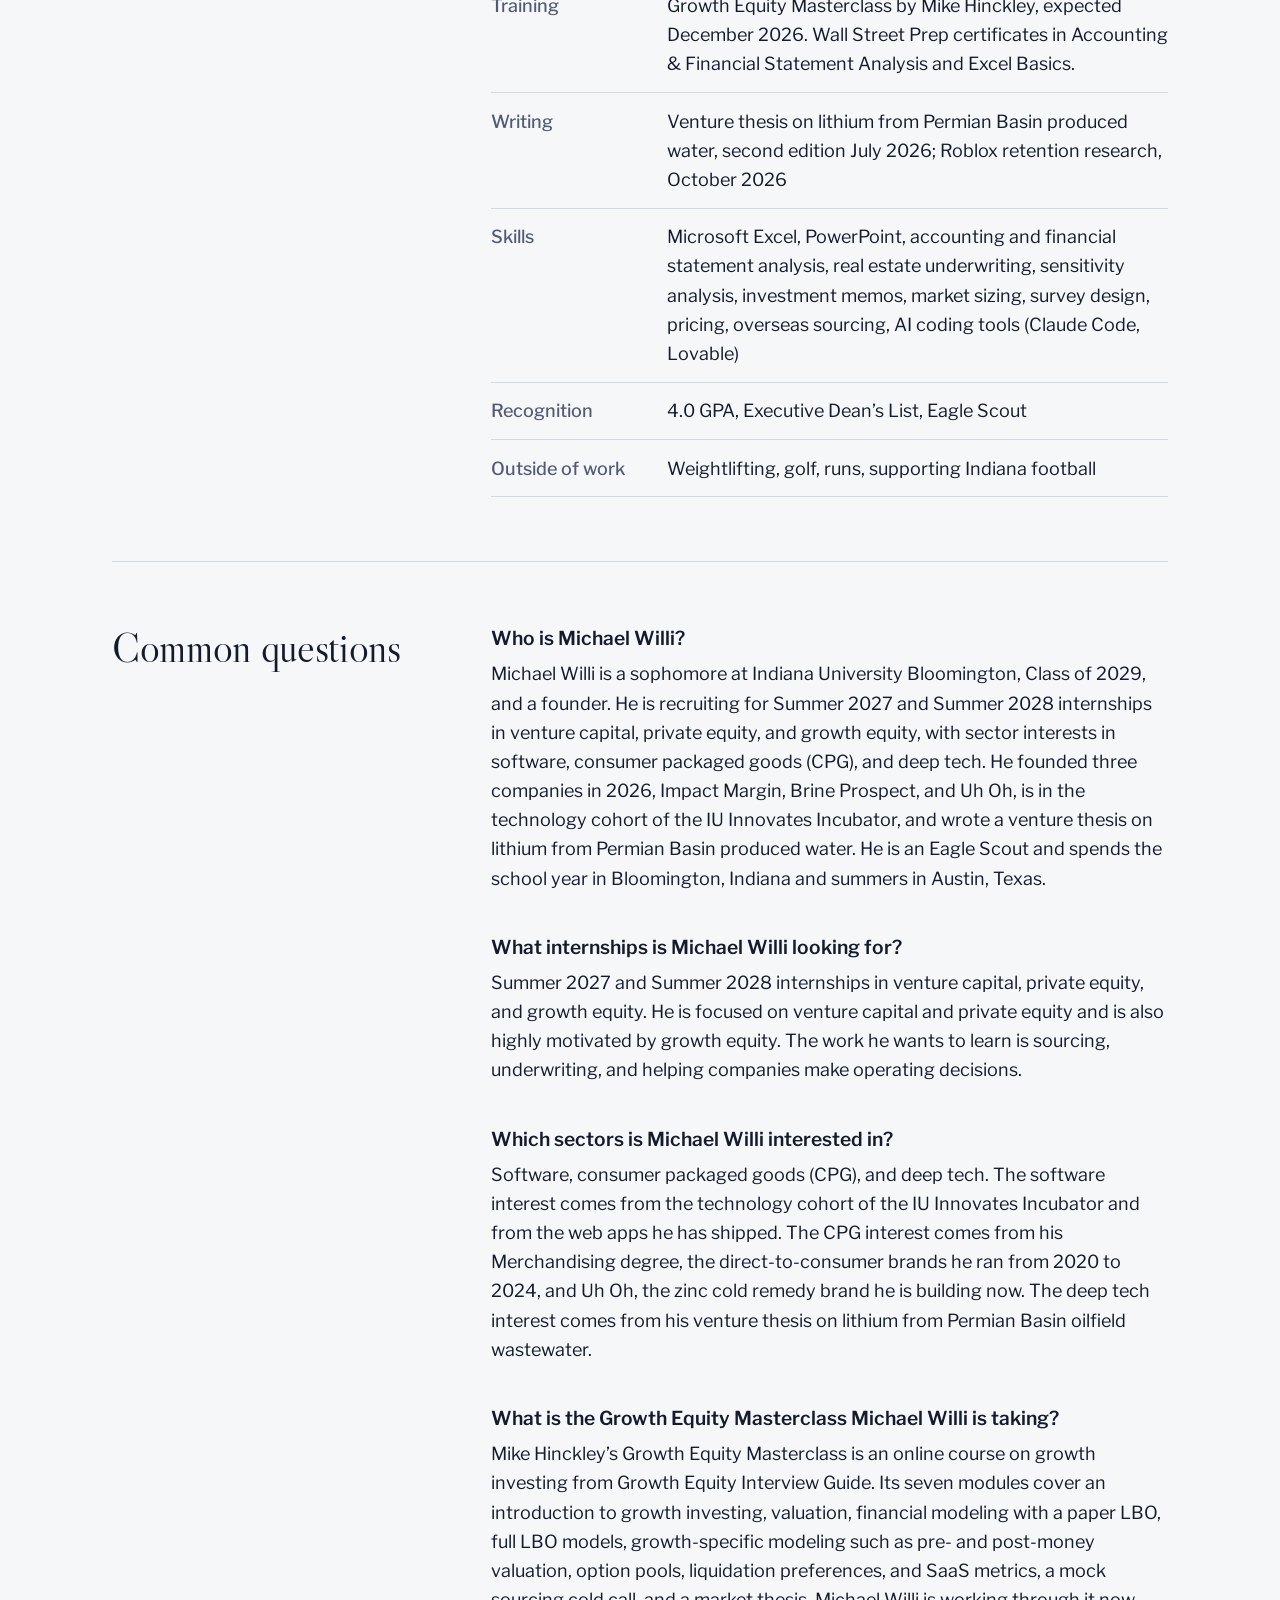
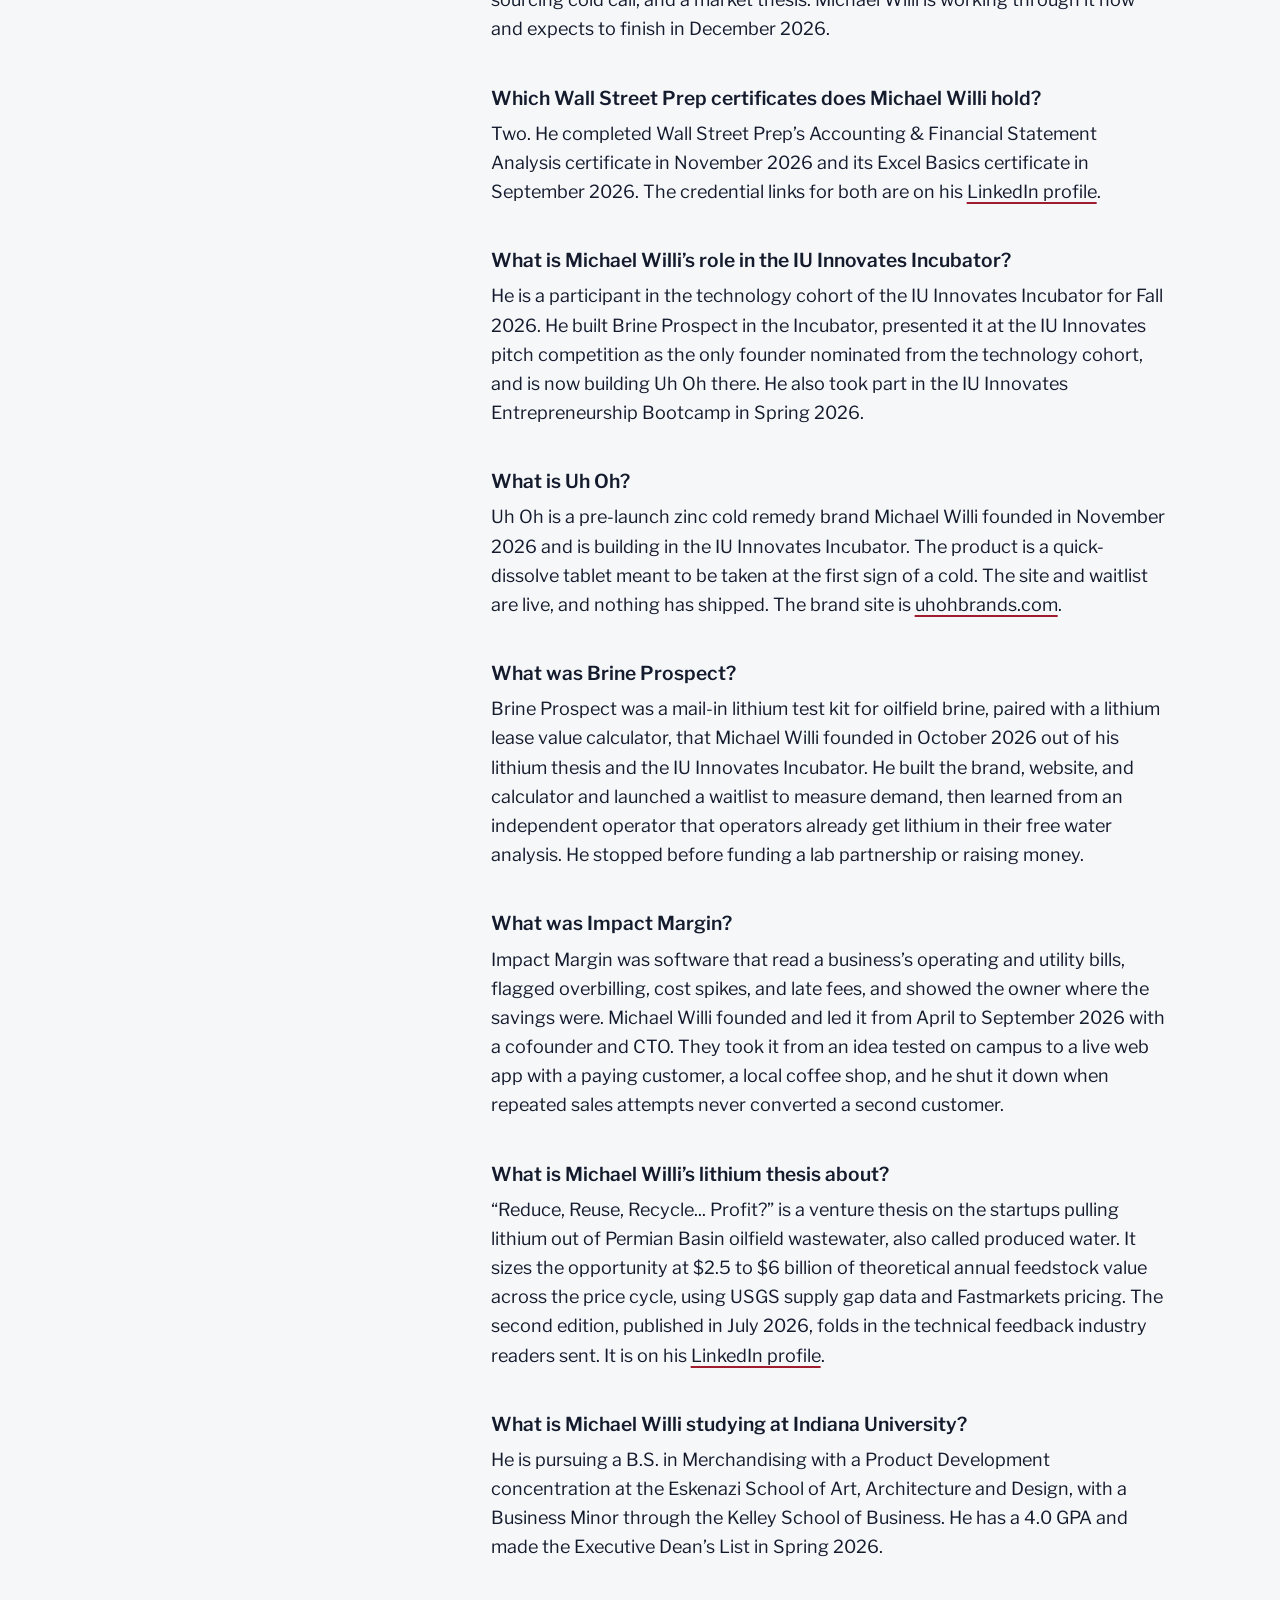
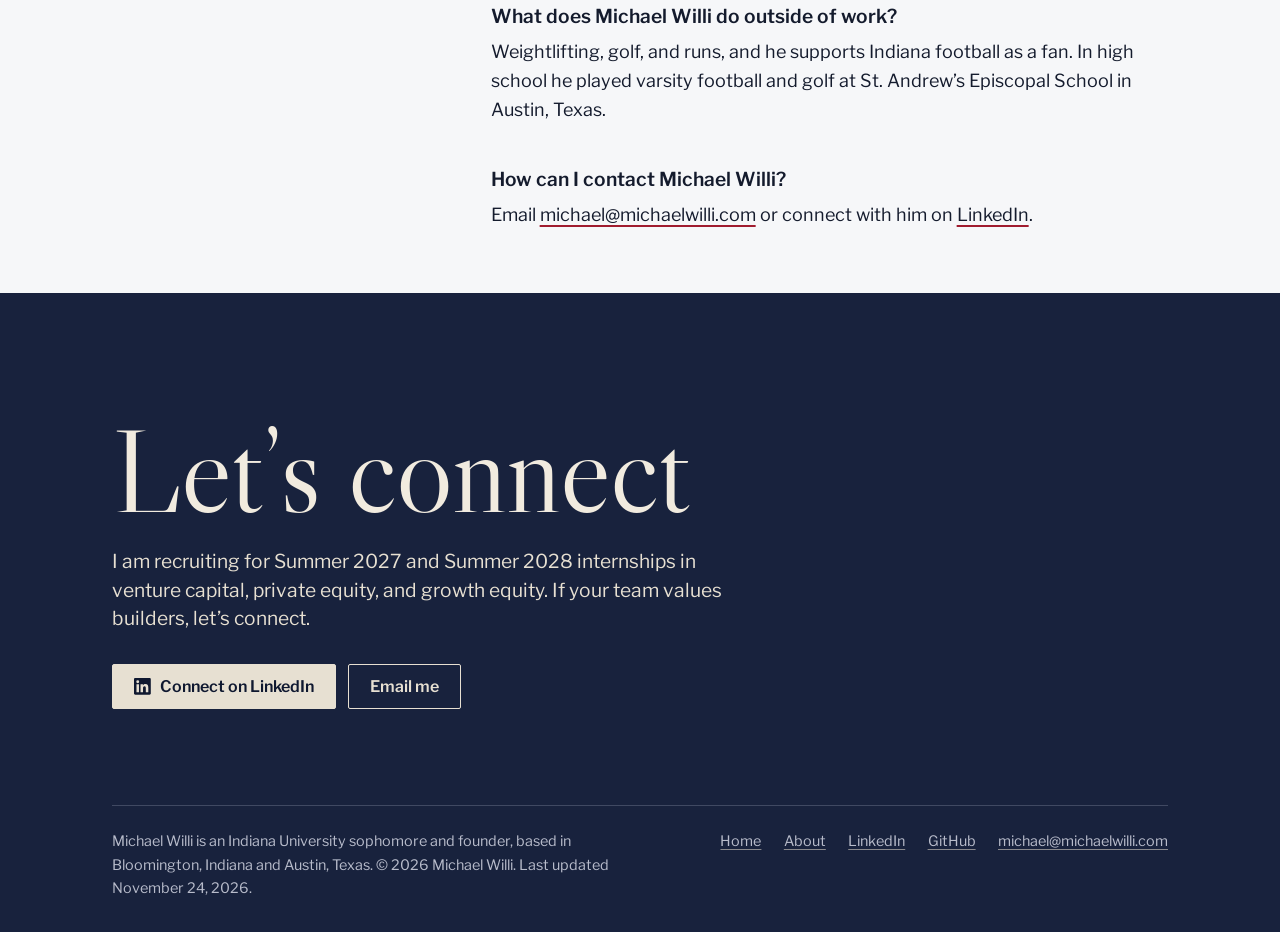
<file: about.html>
<!DOCTYPE html>
<html lang="en">
<head>
  <meta charset="utf-8">
  <meta name="viewport" content="width=device-width, initial-scale=1">

  <title>About Michael Willi | Indiana University, Class of 2029</title>
  <meta name="description" content="Michael Willi: Indiana University sophomore and founder of Uh Oh, Brine Prospect, and Impact Margin. Companies, research, training, and quick facts.">
  <meta name="author" content="Michael Willi">
  <meta name="robots" content="index, follow, max-image-preview:large, max-snippet:-1">
  <meta name="theme-color" content="#18223d">
  <meta name="color-scheme" content="light">
  <link rel="canonical" href="https://michaelwilli.com/about">

  <!-- Open Graph -->
  <meta property="og:type" content="profile">
  <meta property="og:site_name" content="Michael Willi">
  <meta property="og:title" content="About Michael Willi">
  <meta property="og:description" content="Michael Willi: Indiana University sophomore and founder of Uh Oh, Brine Prospect, and Impact Margin. Companies, research, training, and quick facts.">
  <meta property="og:url" content="https://michaelwilli.com/about">
  <meta property="og:image" content="https://michaelwilli.com/og-card.jpg">
  <meta property="og:image:width" content="1200">
  <meta property="og:image:height" content="630">
  <meta property="og:image:alt" content="Michael Willi. Venture capital, private equity, growth equity. Indiana University, Class of 2029.">
  <meta property="og:locale" content="en_US">
  <meta property="profile:first_name" content="Michael">
  <meta property="profile:last_name" content="Willi">

  <!-- Twitter -->
  <meta name="twitter:card" content="summary_large_image">
  <meta name="twitter:title" content="About Michael Willi">
  <meta name="twitter:description" content="Michael Willi: Indiana University sophomore and founder of Uh Oh, Brine Prospect, and Impact Margin. Companies, research, training, and quick facts.">
  <meta name="twitter:image" content="https://michaelwilli.com/og-card.jpg">

  <link rel="icon" href="/favicon.svg" type="image/svg+xml">
  <link rel="icon" href="/favicon-32.png" sizes="32x32" type="image/png">
  <link rel="apple-touch-icon" href="/apple-touch-icon.png">
  <link rel="preload" href="/fonts/libre-caslon-display-latin-400.woff2" as="font" type="font/woff2" crossorigin>
  <link rel="preload" href="/fonts/libre-franklin-latin-wght.woff2" as="font" type="font/woff2" crossorigin>
  <link rel="stylesheet" href="/styles.css">

  <script type="application/ld+json">
  {
    "@context": "https://schema.org",
    "@graph": [
      {
        "@type": "WebSite",
        "@id": "https://michaelwilli.com/#website",
        "url": "https://michaelwilli.com/",
        "name": "Michael Willi",
        "description": "Personal site of Michael Willi, an Indiana University sophomore and founder recruiting for Summer 2027 and Summer 2028 internships in venture capital, private equity, and growth equity.",
        "inLanguage": "en-US",
        "publisher": {
          "@id": "https://michaelwilli.com/#person"
        }
      },
      {
        "@type": "ProfilePage",
        "@id": "https://michaelwilli.com/about#profilepage",
        "url": "https://michaelwilli.com/about",
        "name": "About Michael Willi",
        "isPartOf": {
          "@id": "https://michaelwilli.com/#website"
        },
        "dateCreated": "2026-06-22T15:25:20-05:00",
        "dateModified": "2026-11-24T10:57:33-06:00",
        "inLanguage": "en-US",
        "mainEntity": {
          "@id": "https://michaelwilli.com/#person"
        },
        "breadcrumb": {
          "@id": "https://michaelwilli.com/about#breadcrumb"
        },
        "description": "Michael Willi: Indiana University sophomore and founder of Uh Oh, Brine Prospect, and Impact Margin. Companies, research, training, and quick facts.",
        "primaryImageOfPage": {
          "@id": "https://michaelwilli.com/#photo"
        },
        "hasPart": {
          "@id": "https://michaelwilli.com/about#faq"
        }
      },
      {
        "@type": "BreadcrumbList",
        "@id": "https://michaelwilli.com/about#breadcrumb",
        "itemListElement": [
          {
            "@type": "ListItem",
            "position": 1,
            "name": "Home",
            "item": "https://michaelwilli.com/"
          },
          {
            "@type": "ListItem",
            "position": 2,
            "name": "About",
            "item": "https://michaelwilli.com/about"
          }
        ]
      },
      {
        "@type": "ImageObject",
        "@id": "https://michaelwilli.com/#photo",
        "url": "https://michaelwilli.com/og.jpg",
        "contentUrl": "https://michaelwilli.com/og.jpg",
        "width": 1200,
        "height": 1200,
        "caption": "Michael Willi"
      },
      {
        "@type": "Person",
        "@id": "https://michaelwilli.com/#person",
        "name": "Michael Willi",
        "alternateName": "Michael J. Willi",
        "givenName": "Michael",
        "familyName": "Willi",
        "url": "https://michaelwilli.com/",
        "mainEntityOfPage": {
          "@id": "https://michaelwilli.com/about#profilepage"
        },
        "image": {
          "@id": "https://michaelwilli.com/#photo"
        },
        "description": "Indiana University Bloomington sophomore and founder recruiting for Summer 2027 and Summer 2028 internships in venture capital, private equity, and growth equity, with sector interests in software, consumer packaged goods (CPG), and deep tech. He is pursuing a B.S. in Merchandising with a Product Development concentration and a Business Minor through the Kelley School of Business, is in the technology cohort of the IU Innovates Incubator, and founded Uh Oh, Brine Prospect, and Impact Margin in 2026. He holds two Wall Street Prep certificates and is working through Mike Hinckley's Growth Equity Masterclass.",
        "disambiguatingDescription": "Indiana University Bloomington student, Class of 2029, from Austin, Texas, and founder of Uh Oh, Brine Prospect, and Impact Margin.",
        "jobTitle": "Student and Founder",
        "worksFor": {
          "@id": "https://michaelwilli.com/#uh-oh"
        },
        "affiliation": [
          {
            "@id": "https://michaelwilli.com/#iu"
          },
          {
            "@type": "Organization",
            "name": "IU Innovates",
            "url": "https://innovate.iu.edu/"
          }
        ],
        "memberOf": [
          {
            "@type": "Organization",
            "name": "IU Innovates Incubator",
            "description": "Technology cohort, Fall 2026",
            "url": "https://innovate.iu.edu/"
          },
          {
            "@type": "Organization",
            "name": "Retail Studies Organization, Indiana University Bloomington"
          }
        ],
        "alumniOf": [
          {
            "@id": "https://michaelwilli.com/#iu"
          },
          {
            "@type": "HighSchool",
            "name": "St. Andrew's Episcopal School",
            "address": {
              "@type": "PostalAddress",
              "addressLocality": "Austin",
              "addressRegion": "TX",
              "addressCountry": "US"
            }
          }
        ],
        "award": [
          "Eagle Scout",
          "Executive Dean's List, Indiana University Bloomington"
        ],
        "hasCredential": [
          {
            "@id": "https://michaelwilli.com/#wsp-accounting"
          },
          {
            "@id": "https://michaelwilli.com/#wsp-excel"
          }
        ],
        "seeks": {
          "@type": "Demand",
          "name": "Summer 2027 and Summer 2028 internships in venture capital, private equity, and growth equity"
        },
        "homeLocation": [
          {
            "@type": "Place",
            "name": "Austin, Texas"
          },
          {
            "@type": "Place",
            "name": "Bloomington, Indiana"
          }
        ],
        "address": {
          "@type": "PostalAddress",
          "addressLocality": "Austin",
          "addressRegion": "TX",
          "addressCountry": "US"
        },
        "email": "michael@michaelwilli.com",
        "sameAs": [
          "https://www.linkedin.com/in/michael-willi/",
          "https://github.com/michael-willi"
        ],
        "knowsAbout": [
          "Venture Capital",
          "Private Equity",
          "Growth Equity",
          "Financial Modeling",
          "LBO Modeling",
          "Financial Statement Analysis",
          "Real Estate Underwriting",
          "Consumer Packaged Goods",
          "Direct-to-Consumer Brands",
          "Software",
          "Deep Tech",
          "Lithium extraction from oilfield produced water",
          "Product Development",
          "Entrepreneurship"
        ],
        "subjectOf": {
          "@id": "https://michaelwilli.com/#lithium-thesis"
        }
      },
      {
        "@type": "CollegeOrUniversity",
        "@id": "https://michaelwilli.com/#iu",
        "name": "Indiana University Bloomington",
        "url": "https://bloomington.iu.edu/",
        "sameAs": "https://en.wikipedia.org/wiki/Indiana_University_Bloomington"
      },
      {
        "@type": "Organization",
        "@id": "https://michaelwilli.com/#wall-street-prep",
        "name": "Wall Street Prep",
        "url": "https://www.wallstreetprep.com/"
      },
      {
        "@type": "EducationalOccupationalCredential",
        "@id": "https://michaelwilli.com/#wsp-accounting",
        "name": "Accounting & Financial Statement Analysis",
        "credentialCategory": "certificate",
        "description": "Wall Street Prep certificate completed by Michael Willi in November 2026.",
        "recognizedBy": {
          "@id": "https://michaelwilli.com/#wall-street-prep"
        }
      },
      {
        "@type": "EducationalOccupationalCredential",
        "@id": "https://michaelwilli.com/#wsp-excel",
        "name": "Excel Basics",
        "credentialCategory": "certificate",
        "description": "Wall Street Prep certificate completed by Michael Willi in September 2026.",
        "recognizedBy": {
          "@id": "https://michaelwilli.com/#wall-street-prep"
        }
      },
      {
        "@type": "Article",
        "@id": "https://michaelwilli.com/#lithium-thesis",
        "name": "Reduce, Reuse, Recycle... Profit?",
        "headline": "Reduce, Reuse, Recycle... Profit? A venture thesis on lithium from Permian Basin produced water",
        "description": "Venture thesis on the startups pulling lithium out of Permian Basin oilfield wastewater: the resource, the extraction technology, competing operating models, who owns the water, and where value will concentrate. Sizes the opportunity at $2.5 to $6 billion of theoretical annual feedstock value across the price cycle.",
        "author": {
          "@id": "https://michaelwilli.com/#person"
        },
        "datePublished": "2026-07",
        "about": [
          "Lithium",
          "Permian Basin",
          "Produced water",
          "Direct lithium extraction",
          "Deep tech"
        ]
      },
      {
        "@type": "Organization",
        "@id": "https://michaelwilli.com/#uh-oh",
        "name": "Uh Oh",
        "alternateName": "Uh Oh Brands",
        "url": "https://uhohbrands.com/",
        "description": "Pre-launch zinc cold remedy brand: a quick-dissolve tablet meant to be taken at the first sign of a cold. Founded by Michael Willi in November 2026 and built in the IU Innovates Incubator.",
        "founder": {
          "@id": "https://michaelwilli.com/#person"
        },
        "foundingDate": "2026-11"
      },
      {
        "@type": "Organization",
        "@id": "https://michaelwilli.com/#brine-prospect",
        "name": "Brine Prospect",
        "description": "Mail-in lithium test kit for oilfield brine, paired with a lithium lease value calculator. Founded by Michael Willi in October 2026 out of his lithium thesis and the IU Innovates Incubator, and stopped the same month after customer discovery showed operators already receive lithium in their free water analysis.",
        "founder": {
          "@id": "https://michaelwilli.com/#person"
        },
        "foundingDate": "2026-10",
        "dissolutionDate": "2026-10"
      },
      {
        "@type": "Organization",
        "@id": "https://michaelwilli.com/#impact-margin",
        "name": "Impact Margin",
        "description": "Software that read a business's operating and utility bills, flagged overbilling, cost spikes, and late fees, and showed the owner where the savings were. Founded by Michael Willi and operated from April to September 2026.",
        "founder": {
          "@id": "https://michaelwilli.com/#person"
        },
        "foundingDate": "2026-04",
        "dissolutionDate": "2026-09"
      },
      {
        "@type": "Report",
        "@id": "https://michaelwilli.com/#roblox-research",
        "name": "Retention Research and Re-engagement Strategy: Roblox",
        "description": "Branching survey of 59 Indiana University students on how they grew up with Roblox, how they play now, and why some quit, with a three-part product and marketing play drawn from the results. Convenience sample, October 2026.",
        "creator": {
          "@id": "https://michaelwilli.com/#person"
        },
        "dateCreated": "2026-10"
      },
      {
        "@type": "FAQPage",
        "@id": "https://michaelwilli.com/about#faq",
        "url": "https://michaelwilli.com/about#faq",
        "name": "Common questions about Michael Willi",
        "isPartOf": {
          "@id": "https://michaelwilli.com/about#profilepage"
        },
        "about": {
          "@id": "https://michaelwilli.com/#person"
        },
        "inLanguage": "en-US",
        "mainEntity": [
          {
            "@type": "Question",
            "name": "Who is Michael Willi?",
            "acceptedAnswer": {
              "@type": "Answer",
              "text": "Michael Willi is a sophomore at Indiana University Bloomington, Class of 2029, and a founder. He is recruiting for Summer 2027 and Summer 2028 internships in venture capital, private equity, and growth equity, with sector interests in software, consumer packaged goods (CPG), and deep tech. He founded three companies in 2026, Impact Margin, Brine Prospect, and Uh Oh, is in the technology cohort of the IU Innovates Incubator, and wrote a venture thesis on lithium from Permian Basin produced water. He is an Eagle Scout and spends the school year in Bloomington, Indiana and summers in Austin, Texas."
            }
          },
          {
            "@type": "Question",
            "name": "What internships is Michael Willi looking for?",
            "acceptedAnswer": {
              "@type": "Answer",
              "text": "Summer 2027 and Summer 2028 internships in venture capital, private equity, and growth equity. He is focused on venture capital and private equity and is also highly motivated by growth equity. The work he wants to learn is sourcing, underwriting, and helping companies make operating decisions."
            }
          },
          {
            "@type": "Question",
            "name": "Which sectors is Michael Willi interested in?",
            "acceptedAnswer": {
              "@type": "Answer",
              "text": "Software, consumer packaged goods (CPG), and deep tech. The software interest comes from the technology cohort of the IU Innovates Incubator and from the web apps he has shipped. The CPG interest comes from his Merchandising degree, the direct-to-consumer brands he ran from 2020 to 2024, and Uh Oh, the zinc cold remedy brand he is building now. The deep tech interest comes from his venture thesis on lithium from Permian Basin oilfield wastewater."
            }
          },
          {
            "@type": "Question",
            "name": "What is the Growth Equity Masterclass Michael Willi is taking?",
            "acceptedAnswer": {
              "@type": "Answer",
              "text": "Mike Hinckley's Growth Equity Masterclass is an online course on growth investing from Growth Equity Interview Guide. Its seven modules cover an introduction to growth investing, valuation, financial modeling with a paper LBO, full LBO models, growth-specific modeling such as pre- and post-money valuation, option pools, liquidation preferences, and SaaS metrics, a mock sourcing cold call, and a market thesis. Michael Willi is working through it now and expects to finish in December 2026."
            }
          },
          {
            "@type": "Question",
            "name": "Which Wall Street Prep certificates does Michael Willi hold?",
            "acceptedAnswer": {
              "@type": "Answer",
              "text": "Two. He completed Wall Street Prep's Accounting & Financial Statement Analysis certificate in November 2026 and its Excel Basics certificate in September 2026. The credential links for both are on his LinkedIn profile."
            }
          },
          {
            "@type": "Question",
            "name": "What is Michael Willi's role in the IU Innovates Incubator?",
            "acceptedAnswer": {
              "@type": "Answer",
              "text": "He is a participant in the technology cohort of the IU Innovates Incubator for Fall 2026. He built Brine Prospect in the Incubator, presented it at the IU Innovates pitch competition as the only founder nominated from the technology cohort, and is now building Uh Oh there. He also took part in the IU Innovates Entrepreneurship Bootcamp in Spring 2026."
            }
          },
          {
            "@type": "Question",
            "name": "What is Uh Oh?",
            "acceptedAnswer": {
              "@type": "Answer",
              "text": "Uh Oh is a pre-launch zinc cold remedy brand Michael Willi founded in November 2026 and is building in the IU Innovates Incubator. The product is a quick-dissolve tablet meant to be taken at the first sign of a cold. The site and waitlist are live, and nothing has shipped. The brand site is uhohbrands.com."
            }
          },
          {
            "@type": "Question",
            "name": "What was Brine Prospect?",
            "acceptedAnswer": {
              "@type": "Answer",
              "text": "Brine Prospect was a mail-in lithium test kit for oilfield brine, paired with a lithium lease value calculator, that Michael Willi founded in October 2026 out of his lithium thesis and the IU Innovates Incubator. He built the brand, website, and calculator and launched a waitlist to measure demand, then learned from an independent operator that operators already get lithium in their free water analysis. He stopped before funding a lab partnership or raising money."
            }
          },
          {
            "@type": "Question",
            "name": "What was Impact Margin?",
            "acceptedAnswer": {
              "@type": "Answer",
              "text": "Impact Margin was software that read a business's operating and utility bills, flagged overbilling, cost spikes, and late fees, and showed the owner where the savings were. Michael Willi founded and led it from April to September 2026 with a cofounder and CTO. They took it from an idea tested on campus to a live web app with a paying customer, a local coffee shop, and he shut it down when repeated sales attempts never converted a second customer."
            }
          },
          {
            "@type": "Question",
            "name": "What is Michael Willi's lithium thesis about?",
            "acceptedAnswer": {
              "@type": "Answer",
              "text": "\"Reduce, Reuse, Recycle... Profit?\" is a venture thesis on the startups pulling lithium out of Permian Basin oilfield wastewater, also called produced water. It sizes the opportunity at $2.5 to $6 billion of theoretical annual feedstock value across the price cycle, using USGS supply gap data and Fastmarkets pricing. The second edition, published in July 2026, folds in the technical feedback industry readers sent. It is on his LinkedIn profile."
            }
          },
          {
            "@type": "Question",
            "name": "What is Michael Willi studying at Indiana University?",
            "acceptedAnswer": {
              "@type": "Answer",
              "text": "He is pursuing a B.S. in Merchandising with a Product Development concentration at the Eskenazi School of Art, Architecture and Design, with a Business Minor through the Kelley School of Business. He has a 4.0 GPA and made the Executive Dean's List in Spring 2026."
            }
          },
          {
            "@type": "Question",
            "name": "What does Michael Willi do outside of work?",
            "acceptedAnswer": {
              "@type": "Answer",
              "text": "Weightlifting, golf, and runs, and he supports Indiana football as a fan. In high school he played varsity football and golf at St. Andrew's Episcopal School in Austin, Texas."
            }
          },
          {
            "@type": "Question",
            "name": "How can I contact Michael Willi?",
            "acceptedAnswer": {
              "@type": "Answer",
              "text": "Email michael@michaelwilli.com or connect with him on LinkedIn."
            }
          }
        ]
      }
    ]
  }
  </script>
</head>
<body>
  <a class="skip" href="#main">Skip to content</a>

  <header class="navy">
  <nav class="nav wrap" aria-label="Primary">
    <a class="brand" href="/" aria-label="Michael Willi, home">MW</a>
    <ul>
      <li class="nav-sec"><a href="/#focus">Focus</a></li>
      <li class="nav-sec"><a href="/#sectors">Sectors</a></li>
      <li class="nav-sec"><a href="/#work">Work</a></li>
      <li class="nav-sec"><a href="/#training">Training</a></li>
      <li><a href="/about" aria-current="page">About</a></li>
      <li><a href="#connect">Let’s connect</a></li>
    </ul>
  </nav>
    <div class="wrap page-head">
      <div class="page-head-grid">
        <div>
          <h1 class="page-title">About Michael Willi</h1>
          <p class="page-lead">Indiana University sophomore and founder, recruiting for Summer 2027 and Summer 2028 internships in venture capital, private equity, and growth equity. Bloomington, Indiana and Austin, Texas.</p>
        </div>
        <figure class="portrait">
        <picture>
          <source type="image/webp" srcset="/img/michael-willi-360.webp 360w, /img/michael-willi-540.webp 540w, /img/michael-willi-720.webp 720w, /img/michael-willi-960.webp 960w" sizes="13.5rem">
          <img src="/img/michael-willi-720.jpg" width="720" height="900" alt="Portrait of Michael Willi in a navy pinstripe suit and red tie" fetchpriority="high" decoding="async">
        </picture>
      </figure>
      </div>
    </div>
  </header>

  <main id="main">
    <div class="wrap">
      <section class="chapter" id="short-version">
        <h2 class="h2">The short version</h2>
        <div class="prose">
          <p>I have been building since high school. From 2020 to 2024 that meant direct-to-consumer brands in apparel and sporting goods. In 2026 it meant three companies: Impact Margin, Brine Prospect, and now <a href="https://uhohbrands.com/" rel="me noopener" target="_blank">Uh Oh</a>, a zinc cold remedy brand I am building in the <a href="https://innovate.iu.edu/" rel="noopener" target="_blank">IU Innovates</a> Incubator.</p>
          <p>All of them showed me a business from the inside, and that view is why I am drawn to investing. Operating teaches you the gap between how a deal is presented and how it actually performs. That gap is where I want to work.</p>
        </div>
      </section>

      <section class="chapter" id="recruiting">
        <h2 class="h2">What I am recruiting for</h2>
        <div class="prose">
          <p>I am recruiting for Summer 2027 and Summer 2028 internships. I am focused on venture capital and private equity, and I am also highly motivated by growth equity. The work I want to learn is sourcing, underwriting, and helping companies make operating decisions.</p>
          <p>My sector interests are software, CPG, and deep tech, and each traces back to work I have done. Software comes from the technology cohort of the IU Innovates Incubator, where the founders around me are building software companies and I have shipped my own web apps. CPG is my undergraduate background, the brands I ran in high school, and the brand I am building now. Deep tech comes from the venture thesis I wrote on lithium from oilfield wastewater.</p>
        </div>
      </section>

      <section class="chapter" id="companies">
        <h2 class="h2">Companies</h2>
        <div class="prose">
          <h3 id="uh-oh">Uh Oh <span class="when">November 2026 to present</span></h3>
          <p><a href="https://uhohbrands.com/" rel="me noopener" target="_blank">Uh Oh</a> is a zinc cold remedy brand with one job: be the obvious thing to take at the first sign of a cold. The product is a quick-dissolve tablet, and I am building the brand in the IU Innovates Incubator. The site and waitlist are live, and nothing has shipped.</p>
          <p>I chose the homeopathic drug pathway that Zicam and Cold-EEZE use, because a supplement cannot claim to shorten a cold. In early customer interviews, people named DayQuil as their go-to, and none had heard of Zicam or Cold-EEZE. The method is the one the last two companies taught me: talk to customers before committing to anything, and let what they say decide what gets built.</p>

          <h3 id="brine-prospect">Brine Prospect <span class="when">October 2026</span></h3>
          <p>Brine Prospect started as a mail-in lithium test kit for oilfield brine, paired with a lease value calculator that shows how widely a lithium right’s value swings with concentration. It grew out of my lithium thesis and was built in the IU Innovates Incubator. I built the brand, website, and calculator, launched a waitlist with analytics to measure demand before committing to inventory, and pressure-tested the model with industry contacts at a Houston energy trading firm and an independent oil and gas operator.</p>
          <p>That operator conversation broke my core assumption. Operators already get full-panel water analysis, lithium included, for free, so a kit priced for them solves a problem they do not have. Finding that out on one call, before funding a lab partnership or raising money, preserved the capital the original plan would have spent on the wrong customer.</p>
          <p>Before I ended it, I presented Brine Prospect at the IU Innovates pitch competition as the only founder nominated from the technology cohort, one of 20 pitches before a live audience.</p>

          <h3 id="impact-margin">Impact Margin <span class="when">April to September 2026</span></h3>
          <p>I founded and led Impact Margin, software that read a business’s operating and utility bills, flagged overbilling, cost spikes, and late fees, and showed the owner exactly where the savings were and how to capture them. In a few months my cofounder and CTO and I took it from an idea we were testing on campus to a live web app with a paying customer, a local coffee shop that came on as a design partner and shaped the roadmap with us. It was priced at $5 a month per location.</p>
          <p>Repeated sales attempts never converted a second customer, so I shut the company down in September 2026 and moved my Incubator work to other opportunities.</p>

          <h3 id="dtc-brands">Direct-to-consumer brands <span class="when">2020 to 2024</span></h3>
          <p>In high school I started and ran direct-to-consumer brands in apparel and sporting goods. That meant overseas sourcing through Alibaba, supplier terms, storefronts, paid marketing, and fulfillment. I set prices and margins item by item from what each product cost and sold for. I was launching consumer products before I could drive.</p>
        </div>
      </section>

      <section class="chapter" id="research">
        <h2 class="h2">Research and underwriting</h2>
        <div class="prose">
          <h3 id="lithium-thesis">Venture thesis: Reduce, Reuse, Recycle... Profit? <span class="when">June to July 2026</span></h3>
          <p>The U.S. has exactly one operating lithium mine, and the next big domestic supply might be sitting in oilfield wastewater. I went deep on that case and published a venture thesis, “Reduce, Reuse, Recycle... Profit?”, on the startups pulling lithium out of Permian Basin produced water. It covers the resource, the extraction technology, the competing operating models, who owns the water, and where value will concentrate.</p>
          <p>I sized the prize from USGS supply gap data and Fastmarkets pricing at $2.5 to $6 billion of theoretical annual feedstock value across the price cycle, then made the strongest bear case against the thesis and answered it. It drew inbound from oil and gas executives and led to a shadow day on Rio Energy International’s oil trading desk in Houston. The second edition, published in July 2026, folds in the technical feedback industry readers sent, and Brine Prospect grew out of it. It is on my <a href="https://www.linkedin.com/in/michael-willi/" rel="me noopener" target="_blank">LinkedIn</a>.</p>

          <h3 id="multifamily">Multifamily underwriting <span class="when">April and September 2026</span></h3>
          <p>I have underwritten two live multifamily deals in Bloomington. In April 2026 I underwrote a 12-unit acquisition by adapting an AI-built Excel acquisition model with my own rent, expense, and debt assumptions: net operating income, capital structure, and levered and unlevered returns (IRR, equity multiple, cash-on-cash). I ran sensitivities on exit cap rate, rent growth, and price to find the breakeven and size the downside, wrote the investment memo with comparable transactions, then rebuilt the seller’s numbers. They told a different story than the offering.</p>
          <p>In September 2026 I underwrote a 16-unit deal at $1.89 million, about a 3.9% cap, as an apartment-to-condo conversion, with a break-even near $170,000 a unit against target sales of about $200,000. I rebuilt the capital stack around seller financing on a syndicator’s feedback.</p>

          <h3 id="roblox">Roblox player retention study <span class="when">October 2026</span></h3>
          <p>On the advice of Roblox’s head of product marketing, I ran a branching survey of 59 Indiana University students on how they grew up with Roblox, how they play now, and why some quit. It is a convenience sample, so the numbers describe my respondents, not the platform. The common story is that players age out to console and PC. Most of mine did not. 33 of the 47 who grew up on Roblox had played in the last year, and 26 of those 33 play monthly or less. They downshifted instead of leaving.</p>
          <p>What brings them back is people, not content: 15 return for friends who still play, and only 4 for a specific game. From that I wrote a three-part product and marketing play: fix the re-entry handoff for lapsed players, target occasional players before the ones who quit, and keep betting on a breakout adult game that spreads friend to friend.</p>
        </div>
      </section>

      <section class="chapter" id="training">
        <h2 class="h2">Training</h2>
        <div class="prose">
          <h3 id="growth-equity-masterclass">Growth Equity Masterclass <span class="when">Expected December 2026</span></h3>
          <p>To build the finance side, I am working through Mike Hinckley’s <a href="https://growthequityinterviewguide.com/" rel="noopener" target="_blank">Growth Equity Masterclass</a> and expect to finish in December 2026. Its seven modules run from an introduction to growth investing and valuation, through a paper LBO and full LBO models, into growth-specific modeling: pre- and post-money valuation, minority investments, option pools, liquidation preferences, SaaS ARR and cohort analysis, and unit economics. The last two modules are a mock sourcing cold call and a market thesis.</p>

          <h3 id="wall-street-prep">Wall Street Prep certificates <span class="when">2026</span></h3>
          <p>I hold two Wall Street Prep certificates: Accounting &amp; Financial Statement Analysis, completed in November 2026, and Excel Basics, completed in September 2026. The credential links for both are on my <a href="https://www.linkedin.com/in/michael-willi/" rel="me noopener" target="_blank">LinkedIn profile</a>. I am leveraging AI across both the modeling and the building.</p>
        </div>
      </section>

      <section class="chapter" id="education">
        <h2 class="h2">Education</h2>
        <div class="prose">
          <p>I am a sophomore at <a href="https://bloomington.iu.edu/" rel="noopener" target="_blank">Indiana University Bloomington</a>, pursuing a B.S. in Merchandising with a Product Development concentration at the <a href="https://eskenazi.indiana.edu/" rel="noopener" target="_blank">Eskenazi School of Art, Architecture and Design</a>, with a Business Minor through the <a href="https://kelley.iu.edu/" rel="noopener" target="_blank">Kelley School of Business</a>. Product development is not just coursework but the discipline of turning an idea into a paying customer. I study it in class and run it for real. 4.0 GPA. Executive Dean’s List, Spring 2026.</p>
          <p>I am in the technology cohort of the IU Innovates Incubator for Fall 2026, after the IU Innovates Entrepreneurship Bootcamp in Spring 2026, and I am part of the Retail Studies Organization.</p>
          <p>Before IU, I graduated from St. Andrew’s Episcopal School in Austin, where I played Varsity Football and Varsity Golf. I also attended the National Student Leadership Conference for Business and Entrepreneurship at Columbia University, where my team reached the pitch competition finals.</p>
        </div>
      </section>

      <section class="chapter" id="outside">
        <h2 class="h2">Outside of work</h2>
        <div class="prose">
          <p>Weightlifting, golf, and runs. I support Indiana football. I earned my Eagle Scout rank through Scouting America, where I served as Senior Patrol Leader. I spend the school year in Bloomington, Indiana and summers in Austin, Texas.</p>
        </div>
      </section>

      <section class="chapter" id="quick-facts">
        <h2 class="h2">Quick facts</h2>
        <dl class="facts">
          <div><dt>Name</dt><dd>Michael Willi (Michael J. Willi)</dd></div>
          <div><dt>Email</dt><dd><a href="mailto:michael@michaelwilli.com">michael@michaelwilli.com</a></dd></div>
          <div><dt>Based</dt><dd>Bloomington, Indiana during the school year; Austin, Texas in the summer</dd></div>
          <div><dt>School</dt><dd>Indiana University Bloomington, Class of 2029. B.S. in Merchandising, Product Development concentration, Eskenazi School. Business Minor, Kelley School of Business.</dd></div>
          <div><dt>Recruiting for</dt><dd>Summer 2027 and Summer 2028 internships in venture capital, private equity, and growth equity</dd></div>
          <div><dt>Sectors</dt><dd>Software, CPG, deep tech</dd></div>
          <div><dt>Now</dt><dd>Founder of <a href="https://uhohbrands.com/" rel="me noopener" target="_blank">Uh Oh</a>, a pre-launch zinc cold remedy brand, built in the IU Innovates Incubator</dd></div>
          <div><dt>Previously</dt><dd>Founder of Brine Prospect (October 2026) and Impact Margin (April to September 2026); direct-to-consumer brands (2020 to 2024)</dd></div>
          <div><dt>Training</dt><dd>Growth Equity Masterclass by Mike Hinckley, expected December 2026. Wall Street Prep certificates in Accounting &amp; Financial Statement Analysis and Excel Basics.</dd></div>
          <div><dt>Writing</dt><dd>Venture thesis on lithium from Permian Basin produced water, second edition July 2026; Roblox retention research, October 2026</dd></div>
          <div><dt>Skills</dt><dd>Microsoft Excel, PowerPoint, accounting and financial statement analysis, real estate underwriting, sensitivity analysis, investment memos, market sizing, survey design, pricing, overseas sourcing, AI coding tools (Claude Code, Lovable)</dd></div>
          <div><dt>Recognition</dt><dd>4.0 GPA, Executive Dean’s List, Eagle Scout</dd></div>
          <div><dt>Outside of work</dt><dd>Weightlifting, golf, runs, supporting Indiana football</dd></div>
        </dl>
      </section>

      <section class="chapter" id="faq">
        <h2 class="h2">Common questions</h2>
        <div class="prose">
          <h3>Who is Michael Willi?</h3>
          <p>Michael Willi is a sophomore at Indiana University Bloomington, Class of 2029, and a founder. He is recruiting for Summer 2027 and Summer 2028 internships in venture capital, private equity, and growth equity, with sector interests in software, consumer packaged goods (CPG), and deep tech. He founded three companies in 2026, Impact Margin, Brine Prospect, and Uh Oh, is in the technology cohort of the IU Innovates Incubator, and wrote a venture thesis on lithium from Permian Basin produced water. He is an Eagle Scout and spends the school year in Bloomington, Indiana and summers in Austin, Texas.</p>
          <h3>What internships is Michael Willi looking for?</h3>
          <p>Summer 2027 and Summer 2028 internships in venture capital, private equity, and growth equity. He is focused on venture capital and private equity and is also highly motivated by growth equity. The work he wants to learn is sourcing, underwriting, and helping companies make operating decisions.</p>
          <h3>Which sectors is Michael Willi interested in?</h3>
          <p>Software, consumer packaged goods (CPG), and deep tech. The software interest comes from the technology cohort of the IU Innovates Incubator and from the web apps he has shipped. The CPG interest comes from his Merchandising degree, the direct-to-consumer brands he ran from 2020 to 2024, and Uh Oh, the zinc cold remedy brand he is building now. The deep tech interest comes from his venture thesis on lithium from Permian Basin oilfield wastewater.</p>
          <h3>What is the Growth Equity Masterclass Michael Willi is taking?</h3>
          <p>Mike Hinckley’s Growth Equity Masterclass is an online course on growth investing from Growth Equity Interview Guide. Its seven modules cover an introduction to growth investing, valuation, financial modeling with a paper LBO, full LBO models, growth-specific modeling such as pre- and post-money valuation, option pools, liquidation preferences, and SaaS metrics, a mock sourcing cold call, and a market thesis. Michael Willi is working through it now and expects to finish in December 2026.</p>
          <h3>Which Wall Street Prep certificates does Michael Willi hold?</h3>
          <p>Two. He completed Wall Street Prep’s Accounting &amp; Financial Statement Analysis certificate in November 2026 and its Excel Basics certificate in September 2026. The credential links for both are on his <a href="https://www.linkedin.com/in/michael-willi/" rel="me noopener" target="_blank">LinkedIn profile</a>.</p>
          <h3>What is Michael Willi’s role in the IU Innovates Incubator?</h3>
          <p>He is a participant in the technology cohort of the IU Innovates Incubator for Fall 2026. He built Brine Prospect in the Incubator, presented it at the IU Innovates pitch competition as the only founder nominated from the technology cohort, and is now building Uh Oh there. He also took part in the IU Innovates Entrepreneurship Bootcamp in Spring 2026.</p>
          <h3>What is Uh Oh?</h3>
          <p>Uh Oh is a pre-launch zinc cold remedy brand Michael Willi founded in November 2026 and is building in the IU Innovates Incubator. The product is a quick-dissolve tablet meant to be taken at the first sign of a cold. The site and waitlist are live, and nothing has shipped. The brand site is <a href="https://uhohbrands.com/" rel="me noopener" target="_blank">uhohbrands.com</a>.</p>
          <h3>What was Brine Prospect?</h3>
          <p>Brine Prospect was a mail-in lithium test kit for oilfield brine, paired with a lithium lease value calculator, that Michael Willi founded in October 2026 out of his lithium thesis and the IU Innovates Incubator. He built the brand, website, and calculator and launched a waitlist to measure demand, then learned from an independent operator that operators already get lithium in their free water analysis. He stopped before funding a lab partnership or raising money.</p>
          <h3>What was Impact Margin?</h3>
          <p>Impact Margin was software that read a business’s operating and utility bills, flagged overbilling, cost spikes, and late fees, and showed the owner where the savings were. Michael Willi founded and led it from April to September 2026 with a cofounder and CTO. They took it from an idea tested on campus to a live web app with a paying customer, a local coffee shop, and he shut it down when repeated sales attempts never converted a second customer.</p>
          <h3>What is Michael Willi’s lithium thesis about?</h3>
          <p>“Reduce, Reuse, Recycle... Profit?” is a venture thesis on the startups pulling lithium out of Permian Basin oilfield wastewater, also called produced water. It sizes the opportunity at $2.5 to $6 billion of theoretical annual feedstock value across the price cycle, using USGS supply gap data and Fastmarkets pricing. The second edition, published in July 2026, folds in the technical feedback industry readers sent. It is on his <a href="https://www.linkedin.com/in/michael-willi/" rel="me noopener" target="_blank">LinkedIn profile</a>.</p>
          <h3>What is Michael Willi studying at Indiana University?</h3>
          <p>He is pursuing a B.S. in Merchandising with a Product Development concentration at the Eskenazi School of Art, Architecture and Design, with a Business Minor through the Kelley School of Business. He has a 4.0 GPA and made the Executive Dean’s List in Spring 2026.</p>
          <h3>What does Michael Willi do outside of work?</h3>
          <p>Weightlifting, golf, and runs, and he supports Indiana football as a fan. In high school he played varsity football and golf at St. Andrew’s Episcopal School in Austin, Texas.</p>
          <h3>How can I contact Michael Willi?</h3>
          <p>Email <a href="mailto:michael@michaelwilli.com">michael@michaelwilli.com</a> or connect with him on <a href="https://www.linkedin.com/in/michael-willi/" rel="me noopener" target="_blank">LinkedIn</a>.</p>
        </div>
      </section>
    </div>
  </main>

  <footer class="navy connect" id="connect">
    <div class="wrap">
      <h2 class="h2">Let’s connect</h2>
      <p class="lead">I am recruiting for Summer 2027 and Summer 2028 internships in venture capital, private equity, and growth equity. If your team values builders, let’s connect.</p>
      <div class="actions">
        <a class="btn btn-solid" href="https://www.linkedin.com/in/michael-willi/" rel="me noopener" target="_blank"><svg viewBox="0 0 24 24" fill="currentColor" aria-hidden="true"><path d="M20.45 20.45h-3.56v-5.57c0-1.33-.02-3.04-1.85-3.04-1.85 0-2.14 1.45-2.14 2.94v5.67H9.34V9h3.42v1.56h.05c.48-.9 1.64-1.85 3.37-1.85 3.6 0 4.27 2.37 4.27 5.45v6.29zM5.34 7.43a2.07 2.07 0 1 1 0-4.14 2.07 2.07 0 0 1 0 4.14zM7.12 20.45H3.55V9h3.57v11.45zM22.22 0H1.77C.79 0 0 .77 0 1.73v20.54C0 23.23.79 24 1.77 24h20.45c.98 0 1.78-.77 1.78-1.73V1.73C24 .77 23.2 0 22.22 0z"/></svg>Connect on LinkedIn</a>
        <a class="btn btn-line" href="mailto:michael@michaelwilli.com">Email me</a>
      </div>
      <div class="foot">
        <p>Michael Willi is an Indiana University sophomore and founder, based in Bloomington, Indiana and Austin, Texas. &copy; 2026 Michael Willi. Last updated <time datetime="2026-11-24">November 24, 2026</time>.</p>
        <ul>
          <li><a href="/">Home</a></li>
          <li><a href="/about">About</a></li>
          <li><a href="https://www.linkedin.com/in/michael-willi/" rel="me noopener" target="_blank">LinkedIn</a></li>
          <li><a href="https://github.com/michael-willi" rel="me noopener" target="_blank">GitHub</a></li>
          <li><a href="mailto:michael@michaelwilli.com">michael@michaelwilli.com</a></li>
        </ul>
      </div>
    </div>
  </footer>
</body>
</html>
</file>
<file: styles.css>
/* michaelwilli.com
   Palette comes from the portrait: suit navy, shirt white, limestone, tie crimson.
   Type: Libre Caslon Display (headings) and Libre Franklin (text), both self-hosted. */

@font-face {
  font-family: "Libre Caslon Display";
  font-style: normal;
  font-weight: 400;
  font-display: swap;
  src: url("fonts/libre-caslon-display-latin-400.woff2") format("woff2");
}
@font-face {
  font-family: "Libre Franklin";
  font-style: normal;
  font-weight: 100 900;
  font-display: swap;
  src: url("fonts/libre-franklin-latin-wght.woff2") format("woff2");
}
/* Metric-matched fallbacks, so the page does not jump when the web fonts arrive. */
@font-face {
  font-family: "Caslon Fallback";
  src: local("Georgia");
  size-adjust: 84%;
  ascent-override: 115.5%;
  descent-override: 31.7%;
  line-gap-override: 0%;
}
@font-face {
  font-family: "Franklin Fallback";
  src: local("Arial");
  size-adjust: 101.9%;
  ascent-override: 94.8%;
  descent-override: 24.1%;
  line-gap-override: 0%;
}

:root {
  --navy: #18223d;
  --navy-deep: #0f1830;
  --stone: #e7e0d2;
  --stone-soft: #b8bccb;
  --navy-rule: rgba(223, 229, 242, 0.2);
  --shirt: #f6f7f9;
  --ink: #141b2d;
  --slate: #515b73;
  --rule: #d3d8e3;
  --tie: #a01c2f;

  --display: "Libre Caslon Display", "Caslon Fallback", "Big Caslon", Baskerville, Georgia, serif;
  --text: "Libre Franklin", "Franklin Fallback", "Helvetica Neue", Helvetica, Arial, sans-serif;

  --wrap: 72rem;
  --gutter: clamp(1.25rem, 4.5vw, 3rem);
}

*, *::before, *::after { box-sizing: border-box; }

html {
  -webkit-text-size-adjust: 100%;
  text-size-adjust: 100%;
  scroll-behavior: smooth;
}

body {
  margin: 0;
  background: var(--shirt);
  color: var(--ink);
  font-family: var(--text);
  font-size: 1.0625rem;
  line-height: 1.62;
  -webkit-font-smoothing: antialiased;
  text-rendering: optimizeLegibility;
}

h1, h2, h3, p, dl, dd, ol, ul, figure, table { margin: 0; padding: 0; }
ol, ul { list-style: none; }
img { display: block; max-width: 100%; height: auto; }

a {
  color: inherit;
  text-decoration-line: underline;
  text-decoration-color: var(--tie);
  text-decoration-thickness: 0.09em;
  text-underline-offset: 0.2em;
}
a:hover { color: var(--tie); }
a:focus-visible {
  outline: 2px solid var(--tie);
  outline-offset: 3px;
  border-radius: 1px;
}

.skip {
  position: absolute;
  left: 1rem;
  top: -4rem;
  z-index: 10;
  padding: 0.6rem 0.9rem;
  background: var(--stone);
  color: var(--navy-deep);
  text-decoration: none;
  font-weight: 600;
}
.skip:focus { top: 1rem; }

.wrap {
  width: 100%;
  max-width: var(--wrap);
  margin-inline: auto;
  padding-inline: var(--gutter);
}

/* ---------- Navy surface ---------- */

.navy {
  color: var(--stone);
  background-color: var(--navy);
}
.navy a { text-decoration-color: rgba(231, 224, 210, 0.55); }
.navy a:hover { color: #fff; text-decoration-color: #fff; }
.navy a:focus-visible { outline-color: var(--stone); }

/* ---------- Navigation ---------- */

.nav {
  display: flex;
  align-items: baseline;
  justify-content: space-between;
  gap: 1.5rem;
  padding-block: 1.6rem;
}
.brand {
  font-family: var(--display);
  font-size: 1.6rem;
  line-height: 1;
  letter-spacing: 0.02em;
  text-decoration: none;
}
.nav ul {
  display: flex;
  flex-wrap: wrap;
  justify-content: flex-end;
  gap: 0.4rem 1.9rem;
  font-size: 0.95rem;
  font-weight: 500;
}
.nav ul a { text-decoration: none; }
.nav ul a:hover { text-decoration: underline; text-decoration-color: currentColor; }
.nav [aria-current="page"] { text-decoration: underline; text-decoration-color: rgba(231, 224, 210, 0.55); }
.brand[aria-current="page"] { text-decoration: none; }

/* ---------- Hero ---------- */

.hero-grid {
  display: grid;
  gap: 1.75rem;
  padding-block: clamp(1.5rem, 5vw, 3.5rem) clamp(2.5rem, 6vw, 4.5rem);
}
.name {
  font-family: var(--display);
  font-weight: 400;
  font-size: clamp(4.9rem, 23vw, 7.5rem);
  line-height: 0.92;
  letter-spacing: -0.012em;
  color: #f1ebdf;
}
.intro {
  max-width: 31em;
  font-size: clamp(1.15rem, 4.6vw, 1.3rem);
  line-height: 1.5;
  color: #f1ebdf;
  text-wrap: pretty;
}
.actions {
  display: flex;
  flex-wrap: wrap;
  gap: 0.75rem;
  margin-top: 1.9rem;
}
.btn {
  display: inline-flex;
  align-items: center;
  gap: 0.6em;
  padding: 0.82em 1.3em;
  border: 1px solid var(--stone);
  border-radius: 2px;
  font-size: 1rem;
  font-weight: 600;
  line-height: 1.1;
  text-decoration: none;
  color: var(--stone);
  transition: background-color 0.15s ease, color 0.15s ease;
}
.btn svg { width: 1.05em; height: 1.05em; flex: none; }
.btn-solid { background: var(--stone); color: var(--navy-deep); }
.navy .btn-solid:hover { background: #fff; border-color: #fff; color: var(--navy-deep); }
.navy .btn-line:hover { background: rgba(231, 224, 210, 0.12); color: #fff; }

.portrait img {
  width: 100%;
  aspect-ratio: 1 / 1;
  object-fit: cover;
  object-position: 50% 80%;
  background: #2a3454;
}

@media (min-width: 36rem) {
  .portrait { max-width: 21rem; }
  .portrait img { aspect-ratio: 4 / 5; }
}

.terms {
  display: grid;
  margin-top: 0.75rem;
  border-top: 1px solid var(--navy-rule);
  font-size: 0.98rem;
  line-height: 1.45;
}
.terms > div {
  display: grid;
  grid-template-columns: 7.6rem minmax(0, 1fr);
  gap: 1rem;
  padding-block: 0.85rem;
  border-bottom: 1px solid var(--navy-rule);
}
.terms dt { color: var(--stone-soft); font-weight: 500; }
.terms dd { color: #f1ebdf; }

@media (min-width: 46rem) {
  .hero-grid {
    grid-template-columns: minmax(0, 1fr) clamp(15rem, 27vw, 21.5rem);
    grid-template-areas:
      "name portrait"
      "copy portrait"
      "terms terms";
    column-gap: clamp(2rem, 5vw, 4.5rem);
    row-gap: 1.6rem;
    align-items: start;
  }
  .name { grid-area: name; font-size: clamp(5.6rem, 10.6vw, 8.6rem); }
  .hero-copy { grid-area: copy; }
  .intro { font-size: clamp(1.1rem, 1.55vw, 1.35rem); }
  .hero-grid .portrait { grid-area: portrait; max-width: none; margin-top: 0.9rem; }
  .terms { grid-area: terms; margin-top: 2.25rem; }
}
@media (min-width: 62rem) {
  .terms {
    grid-template-columns: 1fr 1fr;
    grid-template-rows: repeat(3, auto);
    grid-auto-flow: column;
    column-gap: clamp(2rem, 5vw, 4.5rem);
  }
}

@media (prefers-reduced-motion: no-preference) {
  .terms > div {
    border-bottom-color: transparent;
    background: linear-gradient(var(--navy-rule), var(--navy-rule)) left bottom / 100% 1px no-repeat;
    animation: rule-in 0.9s cubic-bezier(0.2, 0.7, 0.2, 1) both;
  }
  .terms > div:nth-child(2) { animation-delay: 0.08s; }
  .terms > div:nth-child(3) { animation-delay: 0.16s; }
  .terms > div:nth-child(4) { animation-delay: 0.24s; }
  .terms > div:nth-child(5) { animation-delay: 0.32s; }
  .terms > div:nth-child(6) { animation-delay: 0.4s; }
  @keyframes rule-in {
    from { background-size: 0% 1px; }
    to { background-size: 100% 1px; }
  }
}

/* ---------- Sections ---------- */

.band { padding-block: clamp(3.5rem, 8vw, 6.5rem); }
.band-next { padding-top: 0; }
[id] { scroll-margin-top: 1.5rem; }

.h2 {
  font-family: var(--display);
  font-weight: 400;
  font-size: clamp(2.25rem, 5.2vw, 3.6rem);
  line-height: 1.05;
  letter-spacing: -0.008em;
  text-wrap: balance;
}
.lead {
  margin-top: 1.25rem;
  max-width: 34em;
  font-size: 1.2rem;
  line-height: 1.5;
}
.navy .h2 { color: #f1ebdf; }

.rows { margin-top: clamp(2rem, 5vw, 3.25rem); border-bottom: 1px solid var(--rule); }
.row {
  display: grid;
  gap: 0.75rem;
  padding-block: 1.75rem;
  border-top: 1px solid var(--rule);
}
.row-label {
  font-family: var(--display);
  font-weight: 400;
  font-size: clamp(1.6rem, 2.8vw, 2rem);
  line-height: 1.1;
}
.row-when {
  display: block;
  margin-top: 0.4rem;
  font-family: var(--text);
  font-size: 0.92rem;
  line-height: 1.4;
  color: var(--slate);
}
.row-body { max-width: 39em; }
.row-body p + p { margin-top: 0.9em; }

@media (min-width: 50rem) {
  .row {
    grid-template-columns: minmax(0, 4fr) minmax(0, 8fr);
    column-gap: 2.5rem;
    padding-block: 2.1rem;
  }
}

/* ---------- Companies ledger ---------- */

.ledger {
  width: 100%;
  margin-top: clamp(2rem, 5vw, 3.25rem);
  border-collapse: collapse;
  border-bottom: 1px solid var(--rule);
}
.ledger th, .ledger td {
  padding: 1.5rem 2rem 1.5rem 0;
  border-top: 1px solid var(--rule);
  text-align: left;
  vertical-align: top;
  font-weight: 400;
}
.ledger th:last-child, .ledger td:last-child { padding-right: 0; }
.ledger thead th {
  padding-block: 0 0.7rem;
  border-top: 0;
  font-size: 0.92rem;
  font-weight: 500;
  color: var(--slate);
}
.ledger tbody th {
  width: 28%;
  font-family: var(--display);
  font-size: clamp(1.6rem, 2.4vw, 1.9rem);
  line-height: 1.1;
}
.ledger .what { width: 32%; }

@media (max-width: 49.99rem) {
  .ledger, .ledger tbody, .ledger tr, .ledger th, .ledger td { display: block; width: auto; }
  .ledger thead {
    position: absolute;
    width: 1px;
    height: 1px;
    overflow: hidden;
    clip-path: inset(50%);
    white-space: nowrap;
  }
  .ledger tr { padding-block: 1.6rem; border-top: 1px solid var(--rule); }
  .ledger th, .ledger td { padding: 0; border: 0; }
  .ledger tbody th { width: auto; }
  .ledger td { margin-top: 0.55rem; }
  .ledger .what { width: auto; }
}

.after { margin-top: 1.75rem; max-width: 39em; }

/* ---------- Training band ---------- */

.training-grid {
  display: grid;
  gap: 3rem;
  margin-top: clamp(2.25rem, 5vw, 3.5rem);
}
.h3 {
  font-family: var(--display);
  font-weight: 400;
  font-size: clamp(1.75rem, 3vw, 2.2rem);
  line-height: 1.1;
}
.navy .h3 { color: #f1ebdf; }
.status { margin-top: 0.5rem; font-size: 0.95rem; color: var(--stone-soft); }
.block-copy { margin-top: 1.1rem; max-width: 37em; }
.block-copy + .block-copy { margin-top: 0.9em; }

.modules {
  margin-top: 1.75rem;
  counter-reset: module;
  border-bottom: 1px solid var(--navy-rule);
}
.modules li {
  counter-increment: module;
  display: grid;
  grid-template-columns: 2.4rem minmax(0, 1fr);
  column-gap: 0.75rem;
  padding-block: 0.95rem;
  border-top: 1px solid var(--navy-rule);
  font-size: 0.98rem;
  line-height: 1.5;
}
.modules li::before {
  content: counter(module);
  font-family: var(--display);
  font-size: 1.7rem;
  line-height: 1;
  color: var(--stone-soft);
}
.modules strong { display: block; font-weight: 600; color: #f1ebdf; }

.certs { margin-top: 1.5rem; border-bottom: 1px solid var(--navy-rule); }
.certs li { padding-block: 1.05rem; border-top: 1px solid var(--navy-rule); }
.certs strong { display: block; font-weight: 600; color: #f1ebdf; }
.certs span { display: block; font-size: 0.95rem; color: var(--stone-soft); }
.certs p { margin-top: 0.45rem; font-size: 0.98rem; line-height: 1.5; }
.aside-block + .aside-block { margin-top: 2.75rem; }

@media (min-width: 62rem) {
  .training-grid {
    grid-template-columns: minmax(0, 7fr) minmax(0, 5fr);
    column-gap: clamp(3rem, 7vw, 6rem);
  }
}

/* ---------- Education and outside of work ---------- */

.pair { display: grid; gap: 3.25rem; }
.pair .h2 { font-size: clamp(2rem, 4vw, 2.75rem); }
.plain { margin-top: 1.5rem; border-bottom: 1px solid var(--rule); }
.plain li { padding-block: 0.95rem; border-top: 1px solid var(--rule); max-width: none; }
@media (min-width: 56rem) {
  .pair { grid-template-columns: minmax(0, 7fr) minmax(0, 5fr); column-gap: clamp(3rem, 7vw, 6rem); }
}

/* ---------- Connect and footer ---------- */

.connect { padding-block: clamp(4rem, 10vw, 7.5rem) 0; }
.connect .h2 { font-size: clamp(3.4rem, 11vw, 7.5rem); line-height: 0.95; }
.connect .lead { color: var(--stone); }
.foot {
  display: flex;
  flex-wrap: wrap;
  justify-content: space-between;
  gap: 0.75rem 2rem;
  margin-top: clamp(3.5rem, 8vw, 6rem);
  padding-block: 1.5rem 2rem;
  border-top: 1px solid var(--navy-rule);
  font-size: 0.9rem;
  color: var(--stone-soft);
}
.foot p { max-width: 38em; }
.foot ul { display: flex; flex-wrap: wrap; gap: 0.35rem 1.4rem; }

/* ---------- About page ---------- */

.page-head { padding-block: clamp(1.5rem, 5vw, 3rem) clamp(2.75rem, 6vw, 4.5rem); }
.page-head-grid { display: grid; gap: 2rem; align-items: center; }
.page-title {
  font-family: var(--display);
  font-weight: 400;
  font-size: clamp(3rem, 9vw, 6rem);
  line-height: 0.98;
  letter-spacing: -0.01em;
  color: #f1ebdf;
  text-wrap: balance;
}
.page-lead { margin-top: 1.4rem; max-width: 33em; font-size: 1.2rem; line-height: 1.5; }
.page-head .portrait { max-width: 13.5rem; }
.page-head .portrait img { aspect-ratio: 4 / 5; }
@media (min-width: 56rem) {
  .page-head-grid { grid-template-columns: minmax(0, 1fr) 13.5rem; column-gap: 4rem; }
}

.chapter {
  display: grid;
  gap: 1.25rem;
  padding-block: clamp(2.5rem, 6vw, 4rem);
  border-top: 1px solid var(--rule);
}
.chapter:first-child { border-top: 0; }
.chapter .h2 { font-size: clamp(2rem, 3.6vw, 2.6rem); }
.prose { max-width: 40em; }
.prose p + p { margin-top: 1em; }
.prose h3 {
  margin-top: 2.2em;
  font-size: 1.2rem;
  font-weight: 600;
  line-height: 1.3;
}
.prose h3:first-child { margin-top: 0; }
.prose h3 + p { margin-top: 0.45em; }
.prose .when {
  margin-left: 0.6em;
  font-size: 0.92rem;
  font-weight: 400;
  color: var(--slate);
  white-space: nowrap;
}
.facts { border-bottom: 1px solid var(--rule); }
.facts > div {
  display: grid;
  gap: 0.15rem 1.5rem;
  padding-block: 0.85rem;
  border-top: 1px solid var(--rule);
}
.facts dt { color: var(--slate); font-weight: 500; }
@media (min-width: 36rem) {
  .facts > div { grid-template-columns: 9.5rem minmax(0, 1fr); }
}
@media (min-width: 56rem) {
  .chapter { grid-template-columns: minmax(0, 4fr) minmax(0, 8fr); column-gap: 2.5rem; }
  .chapter .h2 { position: sticky; top: 1.5rem; align-self: start; }
}

/* ---------- Not found ---------- */

.lost {
  min-height: 100vh;
  display: grid;
  place-content: center;
  text-align: left;
  padding: var(--gutter);
}
.lost .page-title { font-size: clamp(4rem, 16vw, 9rem); }

/* ---------- Larger text on wide screens, smaller nav on narrow ---------- */

@media (min-width: 48rem) {
  body { font-size: 1.125rem; }
}
@media (max-width: 47.99rem) {
  .nav-sec { display: none; }
}
@media (prefers-reduced-motion: reduce) {
  html { scroll-behavior: auto; }
  * { animation: none !important; transition: none !important; }
}
</file>
